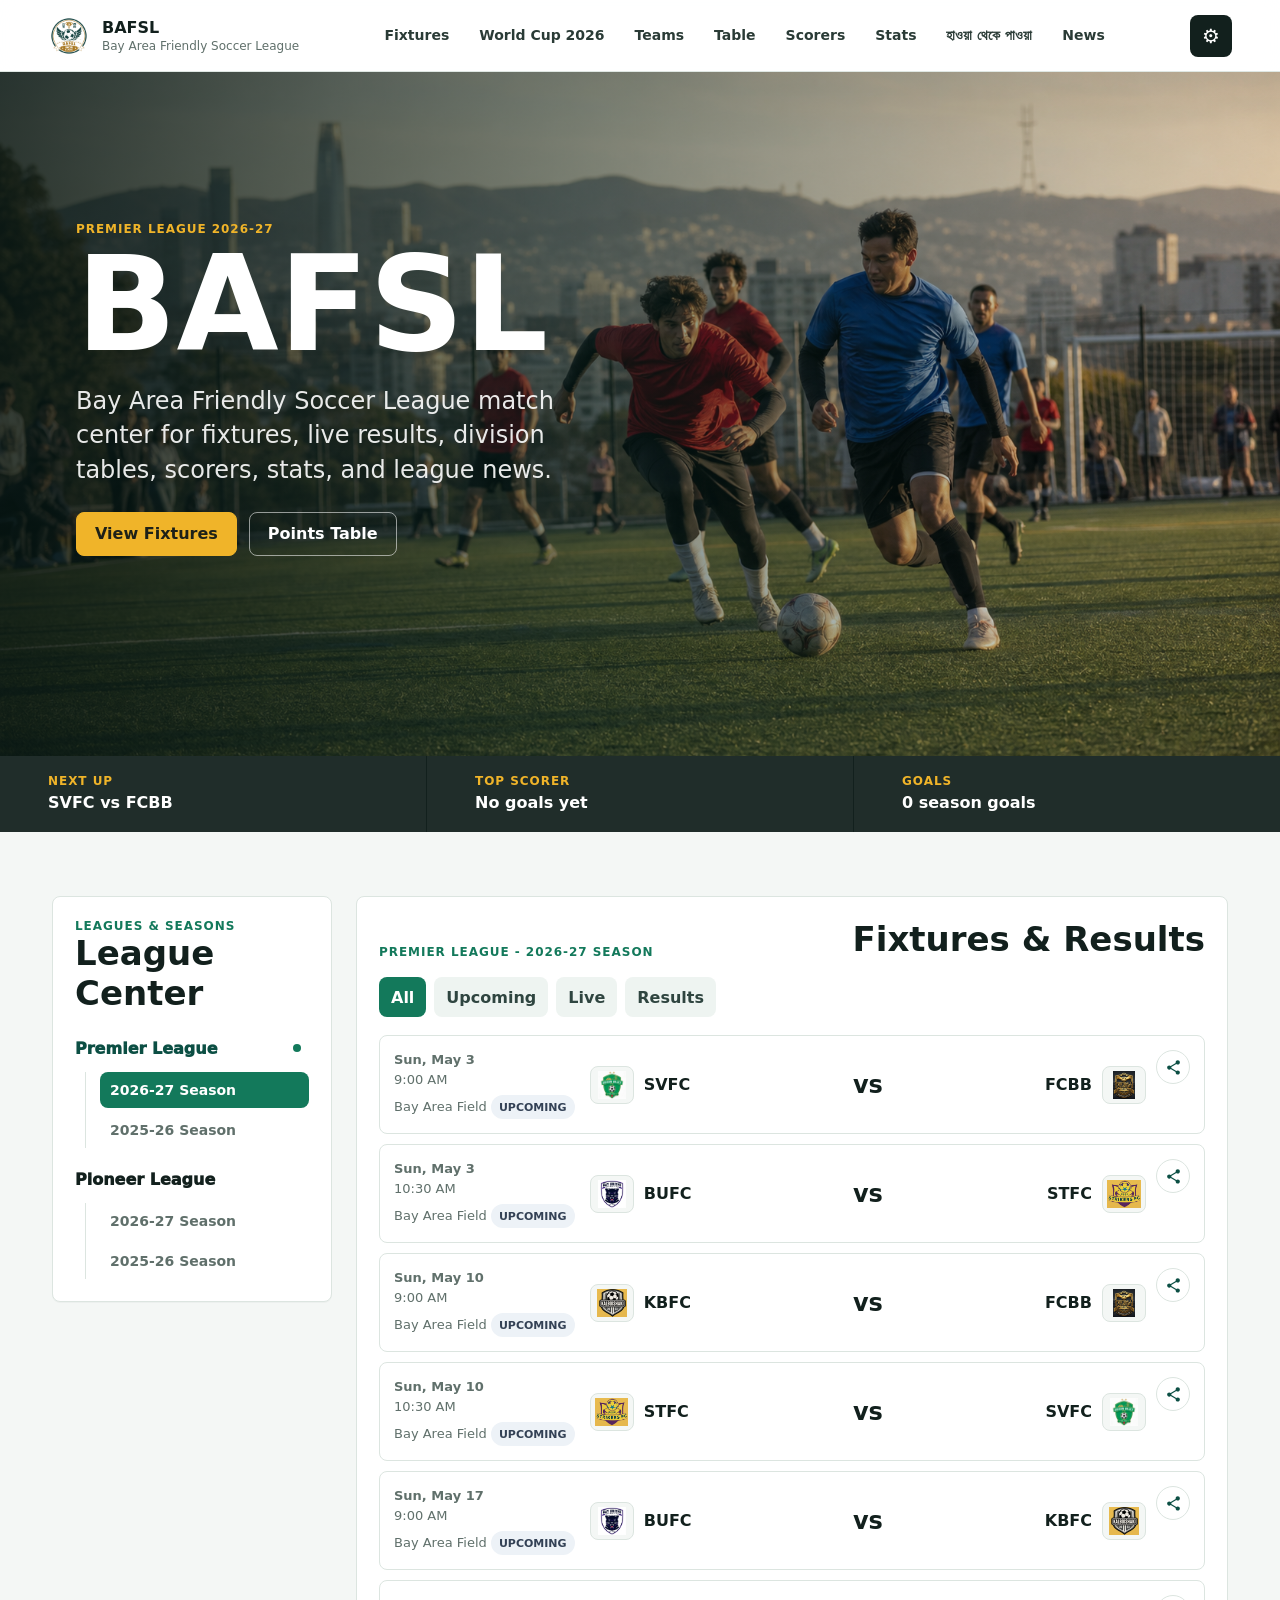
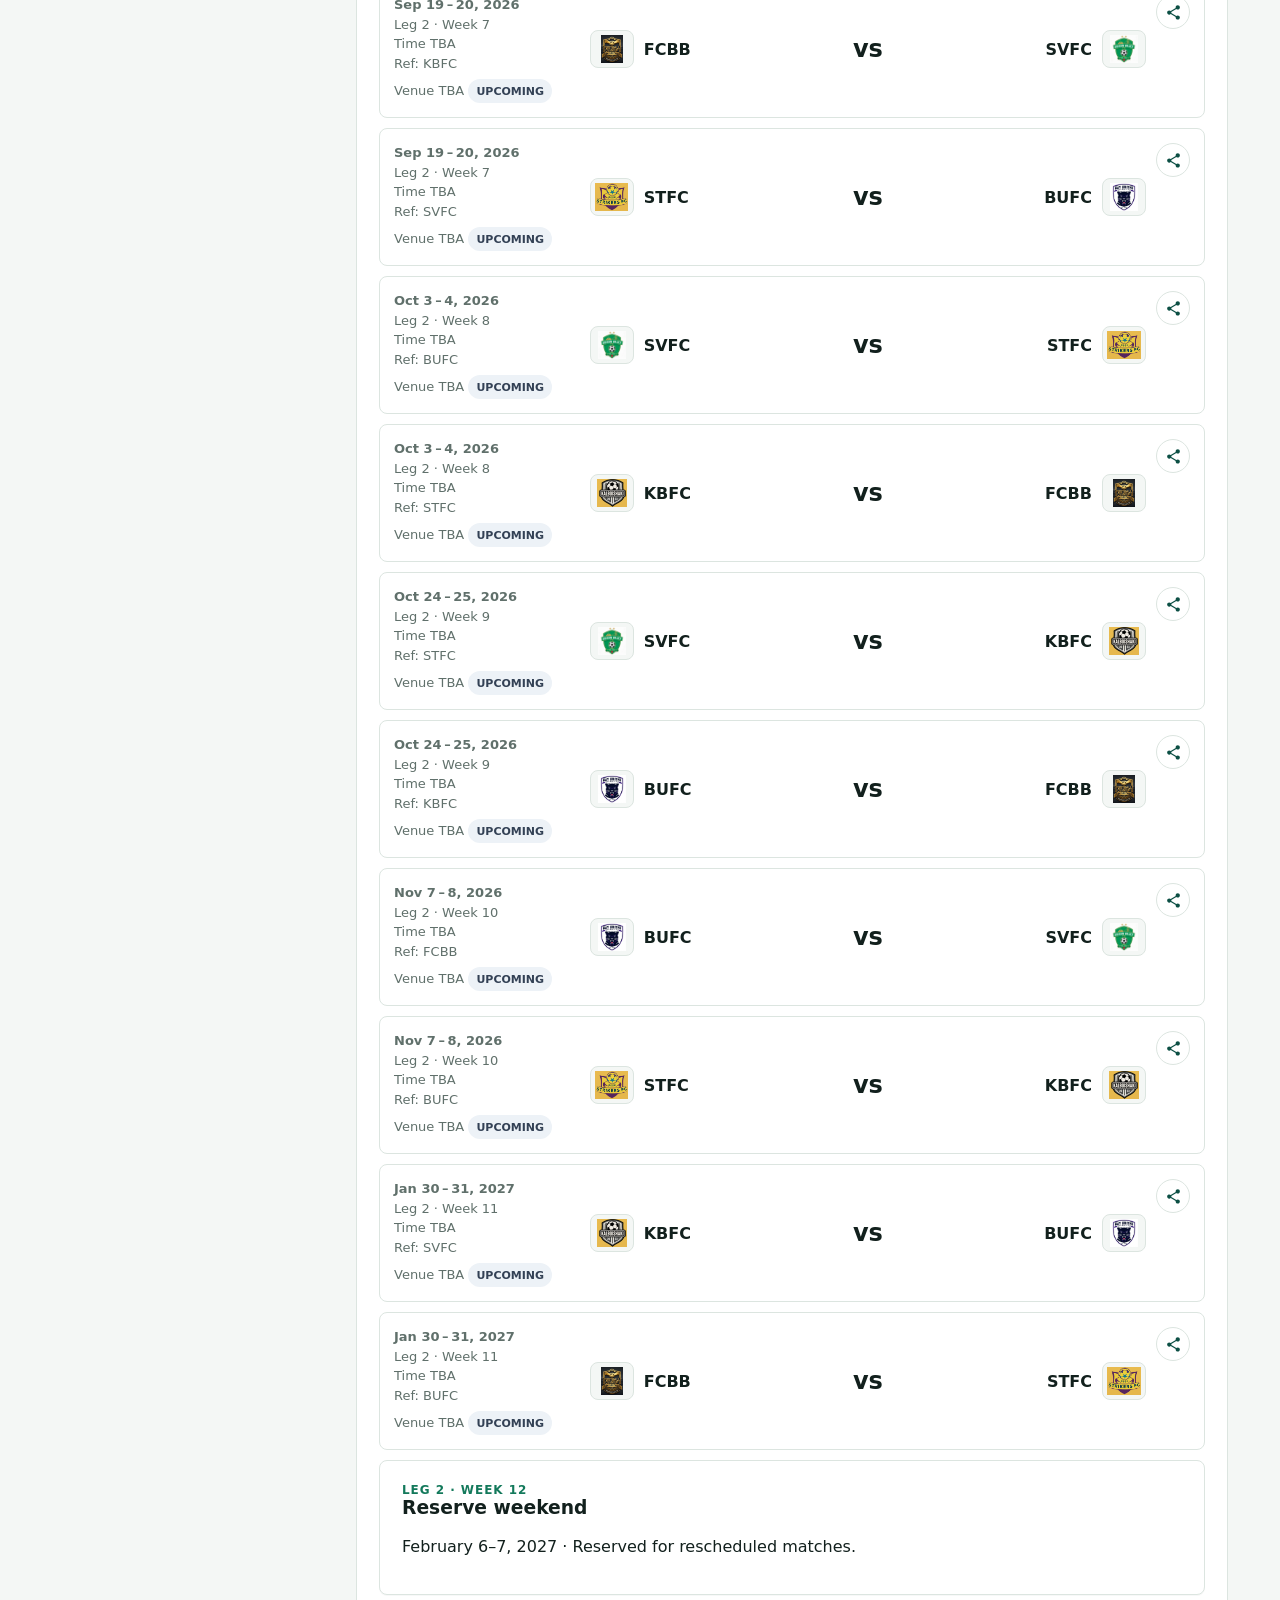
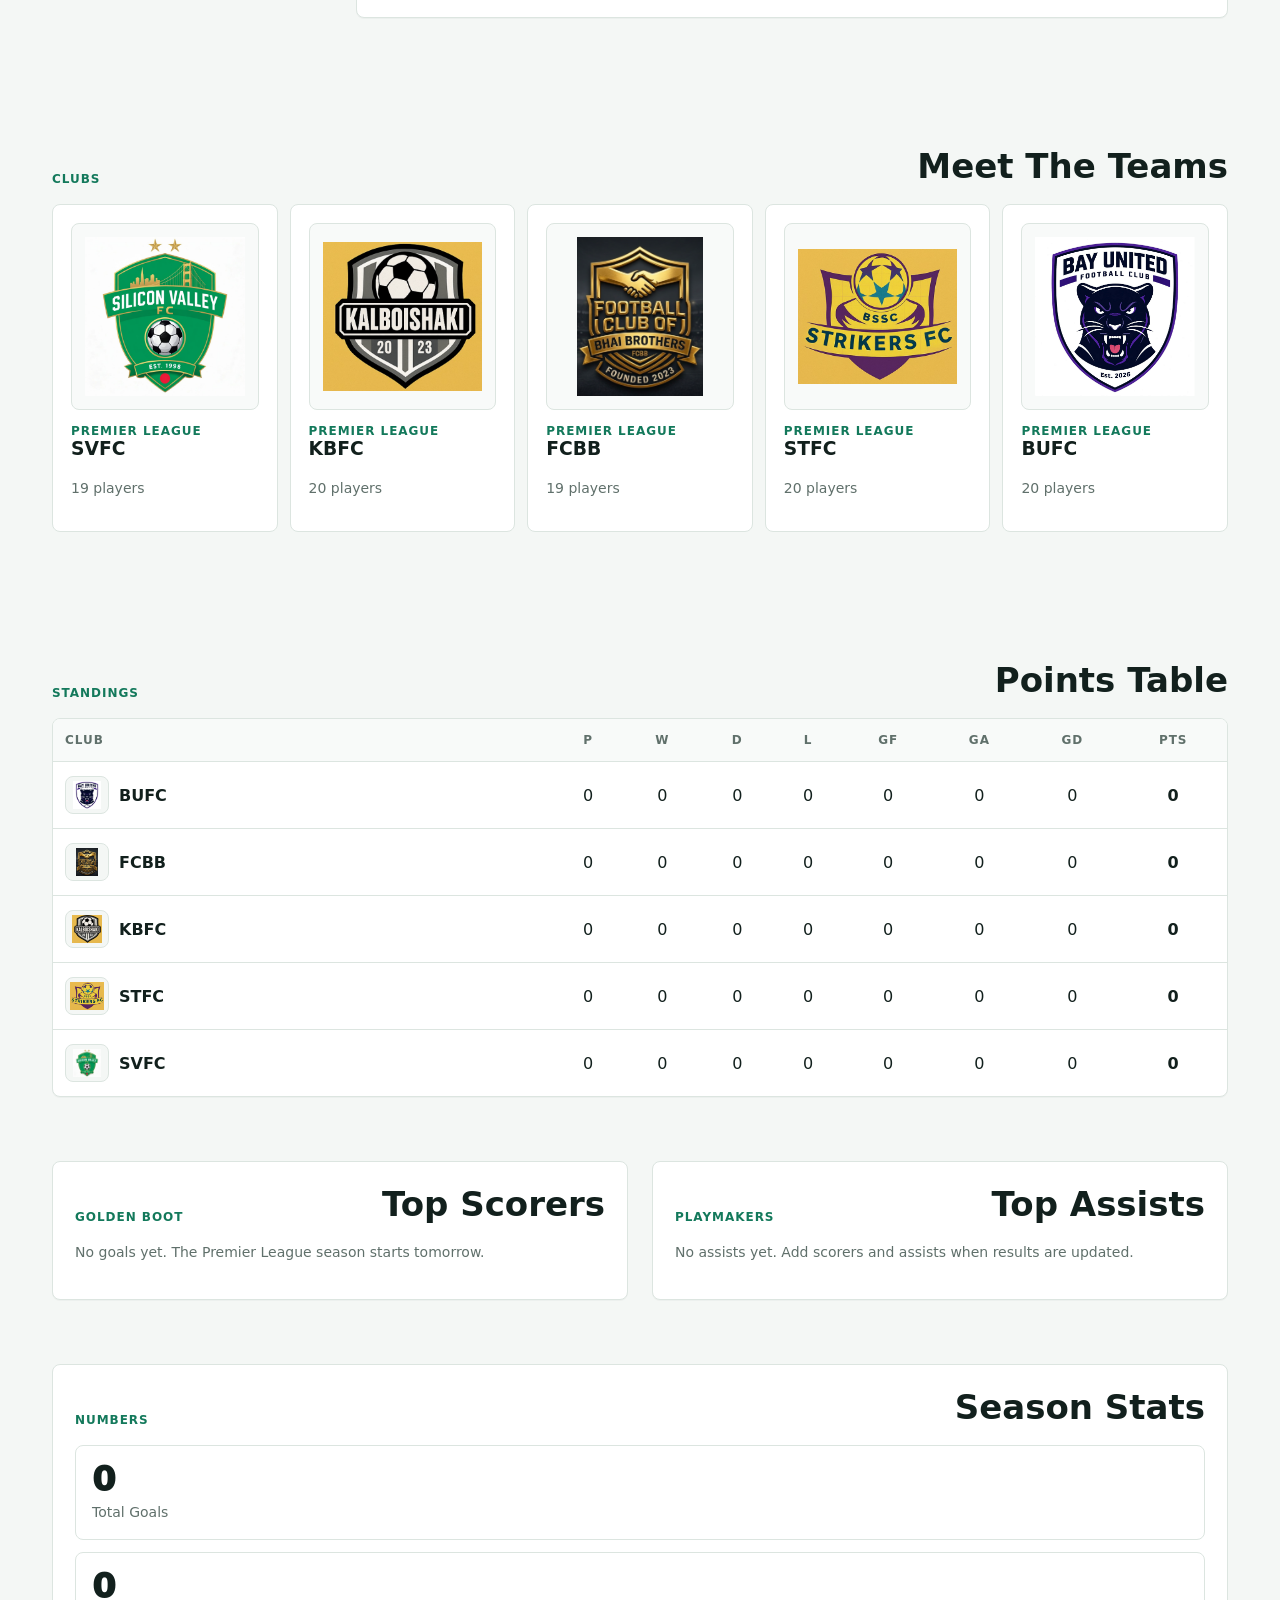
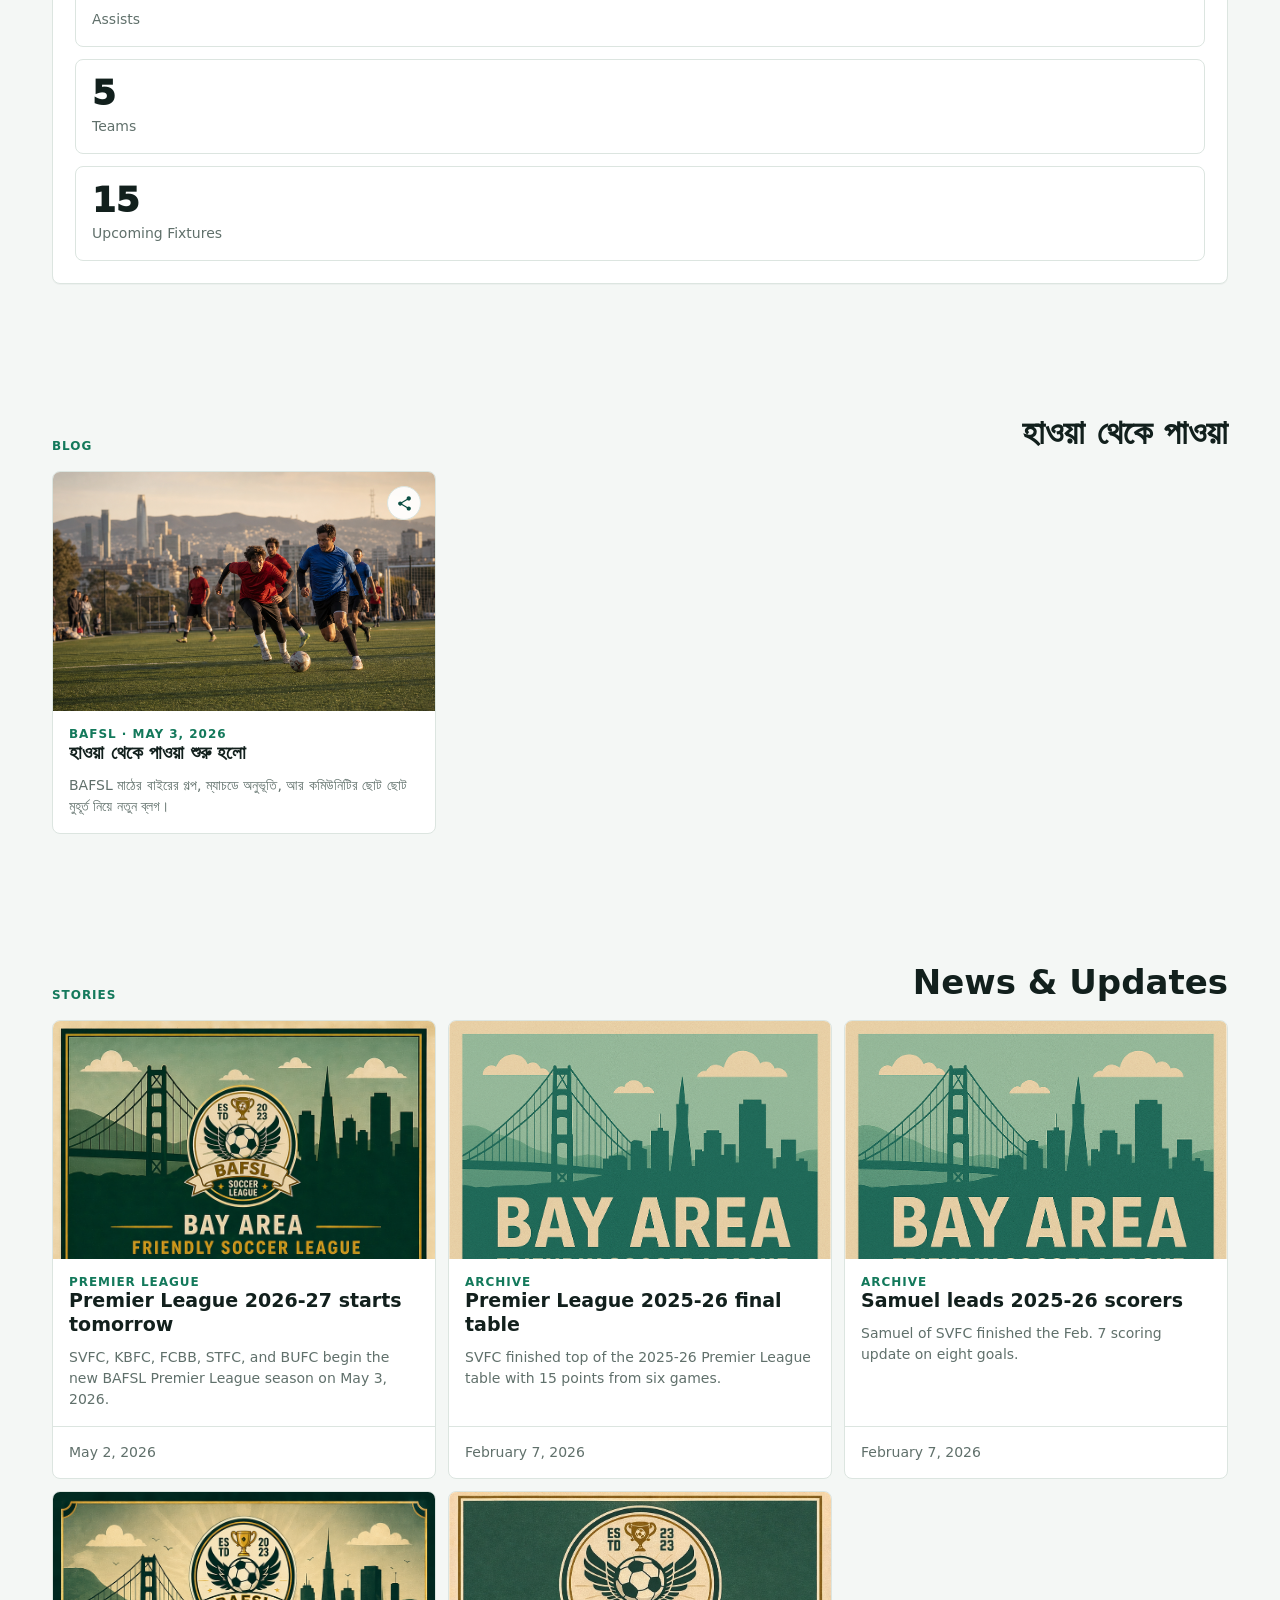
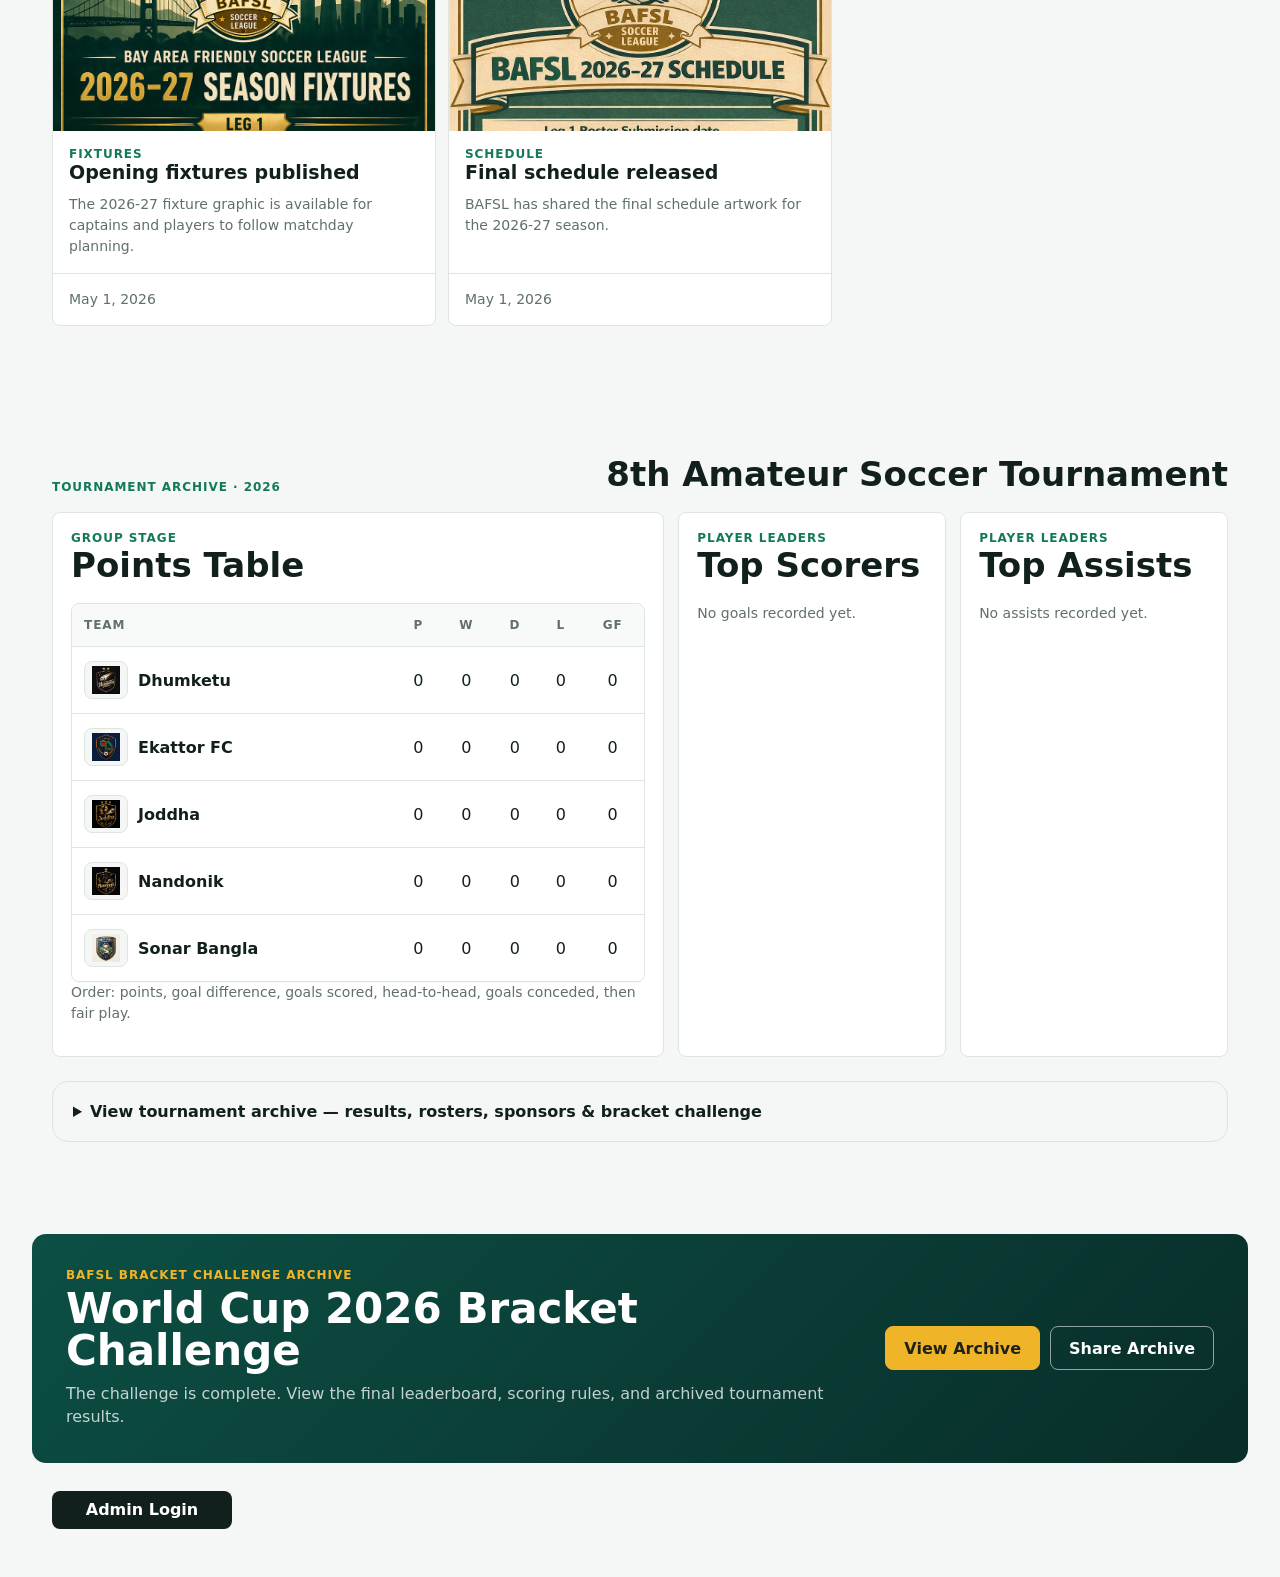
<file: index.html>
<!doctype html>
<html lang="en">
  <head>
    <meta charset="UTF-8" />
    <meta name="viewport" content="width=device-width, initial-scale=1.0" />
    <title>BAFSL | Bay Area Friendly Soccer League</title>
    <meta name="description" content="Follow BAFSL with current fixtures, match results, points tables, top scorers, assists, team rosters, Bay Area league stories, and tournament archives." />
    <meta property="og:type" content="website" />
    <meta property="og:site_name" content="BAFSL" />
    <meta property="og:title" content="BAFSL - Bay Area Friendly Soccer League" />
    <meta property="og:description" content="The home for BAFSL fixtures, scores, tables, scorers, assists, team rosters, league stories, and tournament archives." />
    <meta property="og:url" content="https://bafsl.com/" />
    <meta property="og:image" content="https://bafsl.com/assets/bafsl-hero.png" />
    <meta property="og:image:secure_url" content="https://bafsl.com/assets/bafsl-hero.png" />
    <meta property="og:image:type" content="image/png" />
    <meta property="og:image:width" content="1672" />
    <meta property="og:image:height" content="941" />
    <meta property="og:image:alt" content="Bay Area Friendly Soccer League match action" />
    <meta name="twitter:card" content="summary_large_image" />
    <meta name="twitter:title" content="BAFSL - Bay Area Friendly Soccer League" />
    <meta name="twitter:description" content="Fixtures, scores, tables, scorers, assists, team rosters, league stories, and tournament archives." />
    <meta name="twitter:image" content="https://bafsl.com/assets/bafsl-hero.png" />
    <link rel="icon" type="image/png" sizes="32x32" href="assets/favicon-32.png" />
    <link rel="apple-touch-icon" sizes="180x180" href="assets/apple-touch-icon.png" />
    <link rel="stylesheet" href="styles.css" />
  </head>
  <body>
    <header class="site-header">
      <a class="brand" href="#top" aria-label="BAFSL home">
        <span class="brand-mark"><img src="assets/bafsl-logo.png" alt="" /></span>
        <span>
          <strong>BAFSL</strong>
          <small>Bay Area Friendly Soccer League</small>
        </span>
      </a>
      <nav class="main-nav" aria-label="Primary navigation">
        <a href="#fixtures">Fixtures</a>
        <a href="#world-cup">World Cup 2026</a>
        <a href="#teams">Teams</a>
        <a href="#table">Table</a>
        <a href="#scorers">Scorers</a>
        <a href="#stats">Stats</a>
        <a href="#blog">হাওয়া থেকে পাওয়া</a>
        <a href="#news">News</a>
      </nav>
      <button class="icon-button" id="adminOpen" type="button" aria-label="Open admin panel" title="Admin login">
        <span aria-hidden="true">⚙</span>
      </button>
    </header>

    <main id="top">
      <section class="hero" aria-label="BAFSL overview">
        <img src="assets/bafsl-hero.png" alt="Community soccer match at golden hour" />
        <div class="hero-overlay"></div>
        <div class="hero-content">
          <p class="league-tag">Premier League 2026-27</p>
          <h1>BAFSL</h1>
          <p class="hero-copy">Bay Area Friendly Soccer League match center for fixtures, live results, division tables, scorers, stats, and league news.</p>
          <div class="hero-actions">
            <a class="primary-action" href="#fixtures">View Fixtures</a>
            <a class="secondary-action" href="#table">Points Table</a>
          </div>
        </div>
      </section>

      <section class="ticker" aria-label="League highlights">
        <div>
          <span class="ticker-label">Next Up</span>
          <strong id="nextMatchText">Loading fixture</strong>
        </div>
        <div>
          <span class="ticker-label">Top Scorer</span>
          <strong id="topScorerText">Loading scorer</strong>
        </div>
        <div>
          <span class="ticker-label">Goals</span>
          <strong id="goalCountText">Loading goals</strong>
        </div>
      </section>

      <section class="content-shell team-page is-hidden" id="teamPage"></section>

      <section class="content-shell live-layout" id="fixtures">
        <aside class="sidebar">
          <div class="section-heading compact">
            <span>Leagues & Seasons</span>
            <h2>League Center</h2>
          </div>
          <div class="league-list" id="leagueTabs" role="tablist" aria-label="Leagues and seasons"></div>
          <div class="season-list is-hidden" id="seasonTabs" role="tablist" aria-label="Seasons"></div>
          <div class="division-list is-hidden" id="divisionTabs" role="tablist" aria-label="Divisions"></div>
        </aside>

        <section class="match-panel">
          <div class="section-heading">
            <span id="selectedDivisionLabel">Division</span>
            <h2>Fixtures & Results</h2>
          </div>
          <div class="match-filters" id="matchFilters" aria-label="Match filters">
            <button class="filter-button is-active" type="button" data-filter="all">All</button>
            <button class="filter-button" type="button" data-filter="upcoming">Upcoming</button>
            <button class="filter-button" type="button" data-filter="live">Live</button>
            <button class="filter-button" type="button" data-filter="completed">Results</button>
          </div>
          <div class="match-list" id="matchList"></div>
        </section>
      </section>

      <section class="content-shell" id="teams">
        <div class="section-heading">
          <span>Clubs</span>
          <h2>Meet The Teams</h2>
        </div>
        <div class="team-grid" id="teamGrid"></div>
      </section>

      <section class="content-shell table-layout" id="table">
        <div class="section-heading">
          <span>Standings</span>
          <h2>Points Table</h2>
        </div>
        <div class="table-wrap">
          <table>
            <thead>
              <tr>
                <th>Club</th>
                <th>P</th>
                <th>W</th>
                <th>D</th>
                <th>L</th>
                <th>GF</th>
                <th>GA</th>
                <th>GD</th>
                <th>Pts</th>
              </tr>
            </thead>
            <tbody id="standingsBody"></tbody>
          </table>
        </div>
      </section>

      <section class="content-shell stats-grid">
        <section id="scorers" class="panel">
          <div class="section-heading">
            <span>Golden Boot</span>
            <h2>Top Scorers</h2>
          </div>
          <div class="rank-list" id="scorerList"></div>
        </section>

        <section id="stats" class="panel">
          <div class="section-heading">
            <span>Playmakers</span>
            <h2>Top Assists</h2>
          </div>
          <div class="rank-list" id="assistList"></div>
        </section>
      </section>

      <section class="content-shell stats-grid">
        <section class="panel">
          <div class="section-heading">
            <span>Numbers</span>
            <h2>Season Stats</h2>
          </div>
          <div class="stat-cards" id="leagueStats"></div>
        </section>
      </section>

      <section class="content-shell" id="blog">
        <div class="section-heading">
          <span>Blog</span>
          <h2>হাওয়া থেকে পাওয়া</h2>
        </div>
        <div class="blog-grid" id="blogGrid"></div>
      </section>

      <section class="content-shell" id="news">
        <div class="section-heading">
          <span>Stories</span>
          <h2>News & Updates</h2>
        </div>
        <div class="news-grid" id="newsGrid"></div>
      </section>

      <section class="content-shell amateur-section" id="amateur-2026" aria-labelledby="amateurArchiveTitle">
        <div class="section-heading">
          <span>Tournament archive · 2026</span>
          <h2 id="amateurArchiveTitle">8th Amateur Soccer Tournament</h2>
        </div>
        <div class="amateur-group-stats">
          <section class="amateur-standings-card">
            <div class="section-heading compact">
              <span>Group stage</span>
              <h2>Points Table</h2>
            </div>
            <div class="table-wrap">
              <table>
                <thead><tr><th>Team</th><th>P</th><th>W</th><th>D</th><th>L</th><th>GF</th><th>GA</th><th>GD</th><th>Pts</th></tr></thead>
                <tbody id="amateurStandingsBody"></tbody>
              </table>
            </div>
            <p class="rank-meta">Order: points, goal difference, goals scored, head-to-head, goals conceded, then fair play.</p>
          </section>
          <section class="leaderboard-card">
            <div class="section-heading compact"><span>Player leaders</span><h2>Top Scorers</h2></div>
            <div id="amateurScorerList"></div>
          </section>
          <section class="leaderboard-card">
            <div class="section-heading compact"><span>Player leaders</span><h2>Top Assists</h2></div>
            <div id="amateurAssistList"></div>
          </section>
        </div>

        <details class="amateur-archive" id="amateurArchive">
          <summary>View tournament archive — results, rosters, sponsors &amp; bracket challenge</summary>
          <div class="amateur-archive-content">
        <div class="amateur-hero">
          <div>
            <span class="mini-label">8th Amateur Soccer Tournament</span>
            <h2>Tournament 2026</h2>
            <p>Archived schedules, rosters, sponsors, rules, and match results from the 8th Amateur Soccer Tournament 2026.</p>
            <div class="amateur-actions">
              <a class="primary-action" href="#amateur-schedule">View Schedule</a>
              <a class="secondary-action" href="#amateur-rosters">Team Rosters</a>
            </div>
          </div>
          <div class="amateur-quick-card">
            <span>Teams</span>
            <strong>5</strong>
            <small>Nandonik, Ekattor FC, Joddha, Sonar Bangla, Dhumketu</small>
          </div>
        </div>

        <section class="amateur-sponsors" aria-labelledby="amateurSponsorsTitle">
          <div class="amateur-sponsors-heading">
            <span>8th Amateur Soccer Tournament 2026</span>
            <h2 id="amateurSponsorsTitle">Thank You to Our Amazing Sponsors</h2>
          </div>

          <div class="sponsor-tier-layout">
            <section class="sponsor-tier-panel premium">
              <h3>Premium Sponsor</h3>
              <a class="sponsor-single-card sponsor-brand-card ulkasemi" href="https://ulkasemi.com/" target="_blank" rel="noopener noreferrer" aria-label="Visit ULKASEMI website">
                <img src="assets/amateur-2026/sponsors/ulkasemi.png" alt="ULKASEMI — We Are Integrating Your Ideas" />
              </a>
            </section>
            <section class="sponsor-tier-panel gold">
              <h3>Gold Sponsors</h3>
              <div class="sponsor-gold-row">
                <a class="sponsor-single-card sponsor-brand-card nabic" href="https://nabic.org/" target="_blank" rel="noopener noreferrer" aria-label="Visit NABIC website"><img src="assets/amateur-2026/sponsors/nabic.png" alt="NABIC logo" /></a>
                <article class="sponsor-single-card sponsor-contact-card"><span><strong>Mohammad Zaman</strong><small>Realtor® / Broker Associate</small><b>408.469.3339</b><em>mohammad@calcoastmtg.com</em></span></article>
                <a class="sponsor-single-card sponsor-brand-card zoober" href="https://zooberpay.com/" target="_blank" rel="noopener noreferrer" aria-label="Visit Zoober Pay website"><img src="assets/amateur-2026/sponsors/zoober-pay-logo.png" alt="Zoober Pay logo" /></a>
                <article class="sponsor-single-card sponsor-contact-card"><span><strong>Tasrina Zaman</strong><small>Real Estate Professional</small><b>510.640.7333</b></span></article>
                <article class="sponsor-single-card sponsor-brand-card karim-family"><img src="assets/amateur-2026/sponsors/karim-family.jpeg" alt="Karim Family Trust logo" /></article>
                <article class="sponsor-single-card sponsor-brand-card bangla-bazar"><img src="assets/amateur-2026/sponsors/bangla-bazar.png" alt="Bangla Bazar Grocery and Restaurant logo" /></article>
              </div>
            </section>
          </div>
        </section>

        <div class="amateur-teams" aria-label="Tournament teams">
          <article>
            <img src="assets/amateur-2026/logo-nandonik.png" alt="" />
            <strong>Nandonik</strong><small>Owner: Tonmoy</small>
          </article>
          <article>
            <img src="assets/amateur-2026/logo-ekattor.png" alt="" />
            <strong>Ekattor FC</strong><small>Owner: Pablo</small>
          </article>
          <article>
            <img src="assets/amateur-2026/logo-joddha.png" alt="" />
            <strong>Joddha</strong><small>Owner: Sunny</small>
          </article>
          <article>
            <img src="assets/amateur-2026/logo-sonar-bangla.png" alt="" />
            <strong>Sonar Bangla</strong><small>Owner: Toufiq</small>
          </article>
          <article>
            <img src="assets/amateur-2026/logo-dhumketu.png" alt="" />
            <strong>Dhumketu</strong><small>Owner: Mazhar</small>
          </article>
        </div>

        <div class="section-heading amateur-subhead" id="amateur-schedule">
          <span>Match schedule</span>
          <h2>Group Stage, Semi-finals & Final</h2>
        </div>
        <div class="amateur-schedule-grid">
          <article class="amateur-schedule-card is-group">
            <h3>Group Stage Games</h3>
            <div class="amateur-public-match-list" id="amateurPublicMatchList">
            <div class="amateur-match">
              <span>Day 1 - Aug 8</span>
              <strong>Game 1: Nandonik (A) vs Ekattor FC (B)</strong>
              <small>6:30pm - 8:10pm at FO</small>
            </div>
            <div class="amateur-match">
              <span>Day 1 - Aug 8</span>
              <strong>Game 2: Joddha (C) vs Sonar Bangla (D)</strong>
              <small>8:15pm - 10:00pm at FO</small>
            </div>
            <div class="amateur-match">
              <span>Day 2 - Aug 9</span>
              <strong>Game 3: Ekattor FC (B) vs Joddha (C)</strong>
              <small>6:30pm - 8:10pm at Shoreline</small>
            </div>
            <div class="amateur-match">
              <span>Day 2 - Aug 9</span>
              <strong>Game 4: Sonar Bangla (D) vs Dhumketu (E)</strong>
              <small>8:15pm - 10:00pm at Shoreline</small>
            </div>
            <div class="amateur-match">
              <span>Day 3 - Aug 15</span>
              <strong>Game 5: Dhumketu (E) vs Nandonik (A)</strong>
              <small>7:00am - 9:00am at FO / Shoreline / Crittenden</small>
            </div>
            </div>
            <p class="amateur-note">Only one team is eliminated after the group stage.</p>
          </article>

          <article class="amateur-schedule-card is-semifinals">
            <h3>Semi-finals</h3>
            <div class="amateur-public-match-list" id="amateurPublicSemiFinalList"></div>
          </article>

          <article class="amateur-schedule-card is-final">
            <h3>Final</h3>
            <div class="amateur-public-match-list" id="amateurPublicFinalList"></div>
          </article>
        </div>

        <div class="amateur-guide-grid">
          <article class="amateur-guide-card">
            <h3>Team Ranking</h3>
            <ul>
              <li>Win: 3 points</li>
              <li>Draw: 1 point</li>
              <li>Top four teams qualify for the semi-finals.</li>
            </ul>
          </article>
          <article class="amateur-guide-card">
            <h3>Tie-breaker Order</h3>
            <ol>
              <li>Goal difference</li>
              <li>Total goals scored</li>
              <li>Head-to-head record</li>
              <li>Total goals conceded</li>
              <li>Fair play points</li>
              <li>Penalty shootout before the next scheduled game day</li>
            </ol>
          </article>
          <article class="amateur-guide-card">
            <h3>Matchday Guide</h3>
            <ul>
              <li>Playing teams are responsible for field setup and cleanup.</li>
              <li>The alphabetically first team sets up; the opponent returns posts to storage.</li>
              <li>Teams should bring their own water, Gatorade, and banana.</li>
              <li>Only submitted roster players may play. Failure may result in a -1 point penalty.</li>
            </ul>
          </article>
        </div>

        <div class="section-heading amateur-subhead" id="amateur-rosters">
          <span>Team roster</span>
          <h2>Registered Players</h2>
        </div>
        <div class="amateur-roster-grid">
          <article class="amateur-roster-card">
            <h3>Dhumketu <span>17 players</span></h3>
            <ol>
              <li>Mazhar Islam</li><li>Aman Singh</li><li>Sayedul Aman</li><li>Rayyan Talukdar</li><li>Rumi Karim</li><li>Hanzalah Kaif</li><li>S M Faisal</li><li>Hassan Abdallah</li><li>Abu Bakar Siddik</li><li>Shouman Das</li><li>Syed Quadri</li><li>Rifat Sheikh</li><li>Anwar Hakim Tamim</li><li>Tahmid Mahbub</li><li>Rashidul Hasan</li><li>Shah MD Maruf</li><li>Aungkan Sen</li>
            </ol>
          </article>
          <article class="amateur-roster-card">
            <h3>Joddha <span>17 players</span></h3>
            <ol>
              <li>Jawad Bappy</li><li>Zashim Uddin</li><li>Md Abdullah Hil Baky</li><li>Tamim Addari</li><li>Ankur</li><li>Shaikh Nazrul Islam</li><li>Ahsan Arefin</li><li>Zahid</li><li>Sirat Samyoun</li><li>Sagor Ahmed</li><li>Abu Md Niamul Taufique</li><li>Rahamin Hossain</li><li>Rijyhe Sarker</li><li>Rafi Hassan</li><li>Tahmid U</li><li>Sayem M Albhee</li><li>Sanjay Debnath</li>
            </ol>
          </article>
          <article class="amateur-roster-card">
            <h3>Nandonik <span>17 players</span></h3>
            <ol>
              <li>Arka Biswas</li><li>Ishraq Khandaker</li><li>Md Athikul Islam</li><li>Irshad Yasin</li><li>Shafkat Khondker</li><li>Shahbaz Mohammad</li><li>Ayman Islam</li><li>Zoheb Amin</li><li>Tanvir Chowdhury</li><li>Samuel</li><li>Raihan Tarafdar</li><li>Atiq Islam</li><li>Amin Tonmoy</li><li>Subir</li><li>Abrar Jahin</li><li>Md Nurul Huda</li><li>Samin Abrar</li>
            </ol>
          </article>
          <article class="amateur-roster-card">
            <h3>Ekattor FC <span>17 players</span></h3>
            <ol>
              <li>Sahib Kunwar</li><li>Muttakin Nurul Muttakin</li><li>Paul Sandipan</li><li>Salman Sakib</li><li>Shakil Khan Ahmed</li><li>Masrur Hossain</li><li>Moayad Fahim</li><li>Nafis Mustakin</li><li>Tanjeem Aasan</li><li>Anik Afibuzzaman</li><li>Fahim Karim</li><li>Md Opu</li><li>Pablo Barua</li><li>Habibur Rahman</li><li>Syed Monowar Hossain</li><li>Ahmed Rahid</li><li>Imran</li>
            </ol>
          </article>
          <article class="amateur-roster-card">
            <h3>Sonar Bangla <span>18 players</span></h3>
            <ol>
              <li>Muhammad Shayan Nafees</li><li>Mushfiq Rashid</li><li>Md Sadman Rafi</li><li>Mir Ali</li><li>Toufiq</li><li>Rivan Rashid</li><li>Adiyat Ahsan</li><li>Sabiq Khan</li><li>Qamrul Hasan</li><li>Muhammad Ali</li><li>Tanzir Ahmed</li><li>Ahmed Takaddus</li><li>Adit Shayan Farshid</li><li>Hassan Ratib</li><li>Mohammad Rashid</li><li>Shaman Murshed</li><li>Uzzal Mostofa Patwary</li><li>Mejbah Alam</li>
            </ol>
          </article>
        </div>

        <div class="amateur-poster-grid">
          <a href="assets/amateur-2026/schedule.png">
            <img src="assets/amateur-2026/schedule.png" alt="8th Amateur Soccer Tournament 2026 match schedule and rules poster" />
            <span>Open full schedule poster</span>
          </a>
          <a href="assets/amateur-2026/team-roster.png">
            <img src="assets/amateur-2026/team-roster.png" alt="8th Amateur Soccer Tournament 2026 team roster poster" />
            <span>Open full roster poster</span>
          </a>
        </div>

        <div class="amateur-challenge" id="amateurChallenge">
          <div class="amateur-challenge-teaser">
            <div>
              <span class="mini-label">Prediction Challenge</span>
              <h2>Amateur 2026 Bracket Challenge</h2>
              <p>Entries are closed. Browse the archived prediction leaderboard and scoring rules.</p>
            </div>
            <div class="world-cup-teaser-actions">
              <button class="primary-action" id="amateurChallengeToggle" type="button" aria-expanded="false" aria-controls="amateurChallengeDetails">View Challenge Archive</button>
              <button class="secondary-action" id="amateurChallengeShare" type="button">Share Archive</button>
            </div>
          </div>

          <div class="world-cup-challenge-details is-hidden" id="amateurChallengeDetails">
            <div class="world-cup-tabs" role="tablist" aria-label="Amateur tournament challenge">
              <button class="world-cup-tab" type="button" data-amateur-view="picks">Archived Bracket</button>
              <button class="world-cup-tab is-active" type="button" data-amateur-view="leaderboard">Leaderboard</button>
              <button class="world-cup-tab" type="button" data-amateur-view="rules">Scoring</button>
            </div>

            <section class="world-cup-view is-hidden" data-amateur-panel="picks">
              <form id="amateurPredictionForm">
                <div id="amateurBracket"></div>
                <div class="world-cup-entry" hidden>
                  <div class="form-row">
                    <label>
                      Your Name
                      <input name="name" maxlength="80" autocomplete="name" required />
                    </label>
                    <label>
                      Email Address
                      <input name="email" type="email" maxlength="160" autocomplete="email" required />
                    </label>
                  </div>
                  <label class="checkbox-row">
                    <input name="consent" type="checkbox" required />
                    I agree that my name can appear on the public leaderboard. My email stays private.
                  </label>
                  <button class="primary-action full" type="submit">Submit My Prediction</button>
                  <button class="secondary-form-action full is-hidden" id="amateurDownloadPdf" type="button">Download My Prediction PDF</button>
                  <p class="form-message" id="amateurFormMessage" role="status"></p>
                </div>
              </form>
            </section>

            <section class="world-cup-view" data-amateur-panel="leaderboard">
              <div class="world-cup-leaderboard-head">
                <div>
                  <span class="mini-label">Archived standings</span>
                  <h3>Prediction Leaderboard</h3>
                </div>
                <button class="secondary-form-action world-cup-refresh" id="amateurRefresh" type="button">Refresh</button>
              </div>
              <div class="world-cup-leaderboard" id="amateurLeaderboard"></div>
            </section>

            <section class="world-cup-view is-hidden" data-amateur-panel="rules">
              <div class="world-cup-rules" id="amateurRules"></div>
            </section>
          </div>
        </div>
          </div>
        </details>
      </section>

      <section class="content-shell world-cup-section" id="world-cup">
        <div class="world-cup-teaser">
          <div>
            <span class="mini-label">BAFSL Bracket Challenge Archive</span>
            <h2>World Cup 2026 Bracket Challenge</h2>
            <p>The challenge is complete. View the final leaderboard, scoring rules, and archived tournament results.</p>
          </div>
          <div class="world-cup-teaser-actions">
            <button class="primary-action" id="worldCupToggle" type="button" aria-expanded="false" aria-controls="worldCupChallengeDetails">View Archive</button>
            <button class="secondary-action" id="worldCupShare" type="button">Share Archive</button>
          </div>
        </div>

        <div class="world-cup-challenge-details is-hidden" id="worldCupChallengeDetails">
          <div class="world-cup-intro">
            <div>
              <span class="mini-label">Completed challenge</span>
              <h2>World Cup 2026 Archive</h2>
              <p>The BAFSL bracket challenge is preserved here with the leaderboard, scoring system, sample PDF, and recorded tournament results.</p>
            </div>
            <div class="world-cup-countdown">
              <strong id="worldCupEntryCount">0</strong>
              <span>brackets entered</span>
            </div>
          </div>

          <div class="world-cup-tabs" role="tablist" aria-label="World Cup challenge">
            <button class="world-cup-tab is-active" type="button" data-world-cup-view="bracket">Archive</button>
            <button class="world-cup-tab" type="button" data-world-cup-view="leaderboard">Leaderboard</button>
            <button class="world-cup-tab" type="button" data-world-cup-view="rules">Scoring</button>
          </div>

          <section class="world-cup-view" data-world-cup-panel="bracket">
            <form id="worldCupPredictionForm">
              <div class="world-cup-step" id="worldCupBracket"></div>
              <div class="world-cup-entry">
                <div class="form-row">
                  <label>
                    Your Name
                    <input name="name" maxlength="80" autocomplete="name" required />
                  </label>
                  <label>
                    Email Address
                    <input name="email" type="email" maxlength="160" autocomplete="email" required />
                  </label>
                </div>
                <label class="checkbox-row">
                  <input name="consent" type="checkbox" required />
                  I agree that my name can appear on the public leaderboard. My email stays private.
                </label>
                <button class="primary-action full" type="submit">Submit My Bracket</button>
                <button class="secondary-form-action full is-hidden" id="worldCupDownloadPdf" type="button">Download My Prediction PDF</button>
                <p class="form-message" id="worldCupFormMessage" role="status"></p>
              </div>
            </form>
          </section>

          <section class="world-cup-view is-hidden" data-world-cup-panel="leaderboard">
            <div class="world-cup-leaderboard-head">
              <div>
                <span class="mini-label">Live standings</span>
                <h3>Prediction Leaderboard</h3>
              </div>
              <button class="secondary-form-action world-cup-refresh" id="worldCupRefresh" type="button">Refresh</button>
            </div>
            <div class="world-cup-leaderboard" id="worldCupLeaderboard"></div>
          </section>

          <section class="world-cup-view is-hidden" data-world-cup-panel="rules">
            <div class="world-cup-rules" id="worldCupRules"></div>
          </section>
        </div>
      </section>

      <section class="admin-strip">
        <button class="text-button" id="adminOpenSecondary" type="button">Admin Login</button>
      </section>
    </main>

    <dialog class="admin-dialog" id="adminDialog" aria-labelledby="adminTitle">
      <div class="dialog-bar">
        <div>
          <span class="mini-label">League Office</span>
          <h2 id="adminTitle">Admin Panel</h2>
        </div>
        <button class="icon-button" id="adminClose" type="button" aria-label="Close admin panel" title="Close">
          <span aria-hidden="true">×</span>
        </button>
      </div>

      <form class="login-box" id="loginForm">
        <label>
          Username
          <input name="username" autocomplete="username" required />
        </label>
        <label>
          Password
          <input name="password" type="password" autocomplete="current-password" required />
        </label>
        <button class="primary-action full" type="submit">Sign In</button>
        <p class="form-message" id="loginMessage" role="status"></p>
      </form>

      <div class="admin-workspace is-hidden" id="adminWorkspace">
        <div class="admin-tabs" role="tablist" aria-label="Admin tools">
          <button class="admin-tab is-active" type="button" data-admin-view="scores">Game Scores</button>
          <button class="admin-tab" type="button" data-admin-view="fixtures">Fixtures</button>
          <button class="admin-tab" type="button" data-admin-view="teams">Teams</button>
          <button class="admin-tab" type="button" data-admin-view="amateur">Amateur 2026</button>
          <button class="admin-tab" type="button" data-admin-view="world-cup">World Cup</button>
          <button class="admin-tab" type="button" data-admin-view="blog">হাওয়া থেকে পাওয়া</button>
          <button class="admin-tab" type="button" data-admin-view="stories">Stories</button>
        </div>

        <section class="admin-view" data-view="scores">
          <form id="scoreForm" class="admin-form">
            <label>
              Match
              <select name="matchId" id="scoreMatchSelect"></select>
            </label>
            <div class="form-row">
              <label>
                Home Score
                <input name="homeScore" type="number" min="0" />
              </label>
              <label>
                Away Score
                <input name="awayScore" type="number" min="0" />
              </label>
            </div>
            <label>
              Status
              <select name="status">
                <option value="upcoming">Upcoming</option>
                <option value="live">Live</option>
                <option value="completed">Completed</option>
              </select>
            </label>
            <label>
              Goals, Assists & Cards
              <textarea name="events" rows="5" placeholder="One event per line: Type, Team, Player, Assist&#10;Examples:&#10;goal, SVFC, Samuel, Kevin&#10;yellow, KBFC, Fahim&#10;red, FCBB, Sirat"></textarea>
            </label>
            <button class="primary-action full" type="submit">Update Score</button>
          </form>
        </section>

        <section class="admin-view is-hidden" data-view="fixtures">
          <form id="fixtureForm" class="admin-form">
            <label>
              Fixture
              <select name="fixtureId" id="fixtureSelect"></select>
            </label>
            <div class="form-row">
              <label>
                Division
                <select name="division" id="fixtureDivision"></select>
              </label>
              <label>
                Date
                <input name="date" type="date" required />
              </label>
            </div>
            <div class="form-row">
              <label>
                Time
                <input name="time" type="time" />
              </label>
              <label>
                Venue
                <input name="venue" />
              </label>
            </div>
            <div class="form-row">
              <label>
                Home Team
                <select name="home" id="fixtureHome" required></select>
              </label>
              <label>
                Away Team
                <select name="away" id="fixtureAway" required></select>
              </label>
            </div>
            <p class="admin-hint" id="fixtureTeamHint" role="status"></p>
            <details>
              <summary>Add a team to this league and season</summary>
              <div class="form-row">
                <label>Team Name<input id="fixtureTeamName" /></label>
                <label>Short Name<input id="fixtureTeamShortName" maxlength="5" /></label>
              </div>
              <button class="secondary-form-action" id="fixtureAddTeam" type="button">Add Team</button>
              <p class="admin-hint" id="fixtureTeamMessage" role="status"></p>
            </details>
            <div class="form-row">
              <button class="secondary-form-action" id="newFixtureButton" type="button">New Fixture</button>
              <button class="danger-action" id="deleteFixtureButton" type="button">Remove Fixture</button>
              <button class="primary-action full" id="fixtureSubmit" type="submit">Save Fixture</button>
            </div>
          </form>
        </section>

        <section class="admin-view is-hidden" data-view="teams">
          <form id="teamForm" class="admin-form">
            <div class="form-row two-column">
              <label>
                Division
                <select name="division" id="teamDivision"></select>
              </label>
              <label>
                Team Name
                <input name="name" required />
              </label>
              <label>
                Short Name
                <input name="shortName" maxlength="5" required />
              </label>
            </div>
            <button class="primary-action full" type="submit">Add Team</button>
          </form>
        </section>

        <section class="admin-view is-hidden" data-view="world-cup">
          <div class="world-cup-admin-predictions">
            <div class="world-cup-leaderboard-head">
              <div>
                <span class="mini-label">Private admin view</span>
                <h3>Submitted Predictions</h3>
              </div>
              <button class="secondary-form-action world-cup-refresh" id="worldCupAdminRefresh" type="button">Refresh</button>
            </div>
            <label>
              Participant
              <select id="worldCupPredictionSelect">
                <option value="">No predictions loaded</option>
              </select>
            </label>
            <div class="world-cup-admin-prediction-detail" id="worldCupPredictionDetail">
              <p class="rank-meta">Choose a participant to see their complete prediction.</p>
            </div>
            <button class="danger-action full" id="worldCupDeletePrediction" type="button" disabled>Delete Selected Entry</button>
          </div>

          <div class="world-cup-admin-results">
            <span class="mini-label">Tournament progress</span>
            <h3>Actual Results</h3>
          </div>
          <form id="worldCupResultForm" class="admin-form">
            <label>
              Result Category
              <select name="stage" id="worldCupResultStage"></select>
            </label>
            <p class="admin-hint" id="worldCupResultHint"></p>
            <div class="world-cup-admin-teams" id="worldCupResultTeams"></div>
            <button class="primary-action full" type="submit">Save Actual Results</button>
          </form>
          <div class="world-cup-admin-summary" id="worldCupAdminSummary"></div>
        </section>

        <section class="admin-view is-hidden" data-view="amateur">
          <div class="world-cup-admin-results">
            <span class="mini-label">Amateur match center</span>
            <h3>Group Stage Game Results</h3>
          </div>
          <form id="amateurMatchResultForm" class="admin-form">
            <label>
              Match
              <select name="matchId" id="amateurMatchResultSelect"></select>
            </label>
            <div class="form-row">
              <label>Home Score<input name="homeScore" type="number" min="0" /></label>
              <label>Away Score<input name="awayScore" type="number" min="0" /></label>
            </div>
            <label>
              Status
              <select name="status">
                <option value="upcoming">Upcoming</option>
                <option value="live">Live</option>
                <option value="completed">Completed</option>
              </select>
            </label>
            <label>
              Goals, Assists & Cards
              <textarea name="events" rows="6" placeholder="One event per line: Type, Team, Player, Assist&#10;Examples:&#10;goal, Nandonik, Samuel, Atiq Islam&#10;yellow, Ekattor FC, Player Name&#10;red, Joddha, Player Name"></textarea>
            </label>
            <button class="primary-action full" type="submit">Update Match</button>
          </form>
          <p class="admin-hint">Use goal, yellow, or red followed by team and player. Add the assist as the fourth value for goals.</p>

          <div class="world-cup-admin-predictions">
            <div class="world-cup-leaderboard-head">
              <div>
                <span class="mini-label">Private admin view</span>
                <h3>Amateur Predictions</h3>
              </div>
              <button class="secondary-form-action world-cup-refresh" id="amateurAdminRefresh" type="button">Refresh</button>
            </div>
            <label>
              Participant
              <select id="amateurPredictionSelect">
                <option value="">No predictions loaded</option>
              </select>
            </label>
            <div class="world-cup-admin-prediction-detail" id="amateurPredictionDetail">
              <p class="rank-meta">Choose a participant to see their complete prediction.</p>
            </div>
            <button class="danger-action full" id="amateurDeletePrediction" type="button" disabled>Delete Selected Entry</button>
          </div>

          <div class="world-cup-admin-results">
            <span class="mini-label">Tournament progress</span>
            <h3>Bracket Challenge Results</h3>
          </div>
          <form id="amateurResultForm" class="admin-form">
            <div id="amateurResultInputs"></div>
            <button class="primary-action full" type="submit">Save Amateur Results</button>
          </form>
          <p class="admin-hint" id="amateurResultHint"></p>
        </section>

        <section class="admin-view is-hidden" data-view="blog">
          <form id="blogForm" class="admin-form">
            <label>
              Blog Post
              <select name="blogId" id="blogSelect"></select>
            </label>
            <div class="form-row two-column">
              <label>
                Date
                <input name="date" placeholder="May 3, 2026" required />
              </label>
              <label>
                Author
                <input name="author" placeholder="BAFSL" />
              </label>
            </div>
            <label>
              Title
              <input name="title" required />
            </label>
            <label>
              Snapshot Summary
              <textarea name="excerpt" rows="3" required></textarea>
            </label>
            <label>
              Blog Post
              <textarea name="body" rows="8" required></textarea>
            </label>
            <label>
              Snapshot Image Path (optional)
              <input name="image" placeholder="assets/blog/post-snapshot.png" />
            </label>
            <label>
              Upload Snapshot Image (optional)
              <input name="imageFile" type="file" accept="image/*" />
            </label>
            <label class="checkbox-row">
              <input name="removeImage" type="checkbox" />
              Remove image from this blog post
            </label>
            <div class="form-row">
              <button class="secondary-form-action" id="newBlogButton" type="button">New Blog Post</button>
              <button class="danger-action" id="deleteBlogButton" type="button">Remove Blog Post</button>
              <button class="primary-action full" id="blogSubmit" type="submit">Save Blog Post</button>
            </div>
          </form>
        </section>

        <section class="admin-view is-hidden" data-view="stories">
          <form id="storyForm" class="admin-form">
            <div class="form-row two-column">
              <label>
                Category
                <input name="category" required />
              </label>
              <label>
                Date
                <input name="date" placeholder="May 3, 2026" required />
              </label>
            </div>
            <label>
              Title
              <input name="title" required />
            </label>
            <label>
              Summary
              <textarea name="summary" rows="3" required></textarea>
            </label>
            <label>
              Full Story
              <textarea name="body" rows="7" required></textarea>
            </label>
            <label>
              Image Path
              <input name="image" placeholder="assets/news/story-image.png" />
            </label>
            <button class="primary-action full" type="submit">Add Story</button>
          </form>
        </section>

        <p class="form-message" id="adminMessage" role="status"></p>
        <div class="admin-backup">
          <button class="secondary-form-action" id="downloadDataButton" type="button">Download Data Backup</button>
        </div>
      </div>
    </dialog>

    <script src="config.js"></script>
    <script src="app.js"></script>
    <script src="vendor/pdf-lib.min.js"></script>
    <script src="world-cup-third-place.js"></script>
    <script src="world-cup-scoring.js"></script>
    <script src="world-cup.js"></script>
    <script src="amateur-challenge-scoring.js"></script>
    <script src="amateur-challenge.js"></script>
  </body>
</html>
</file>
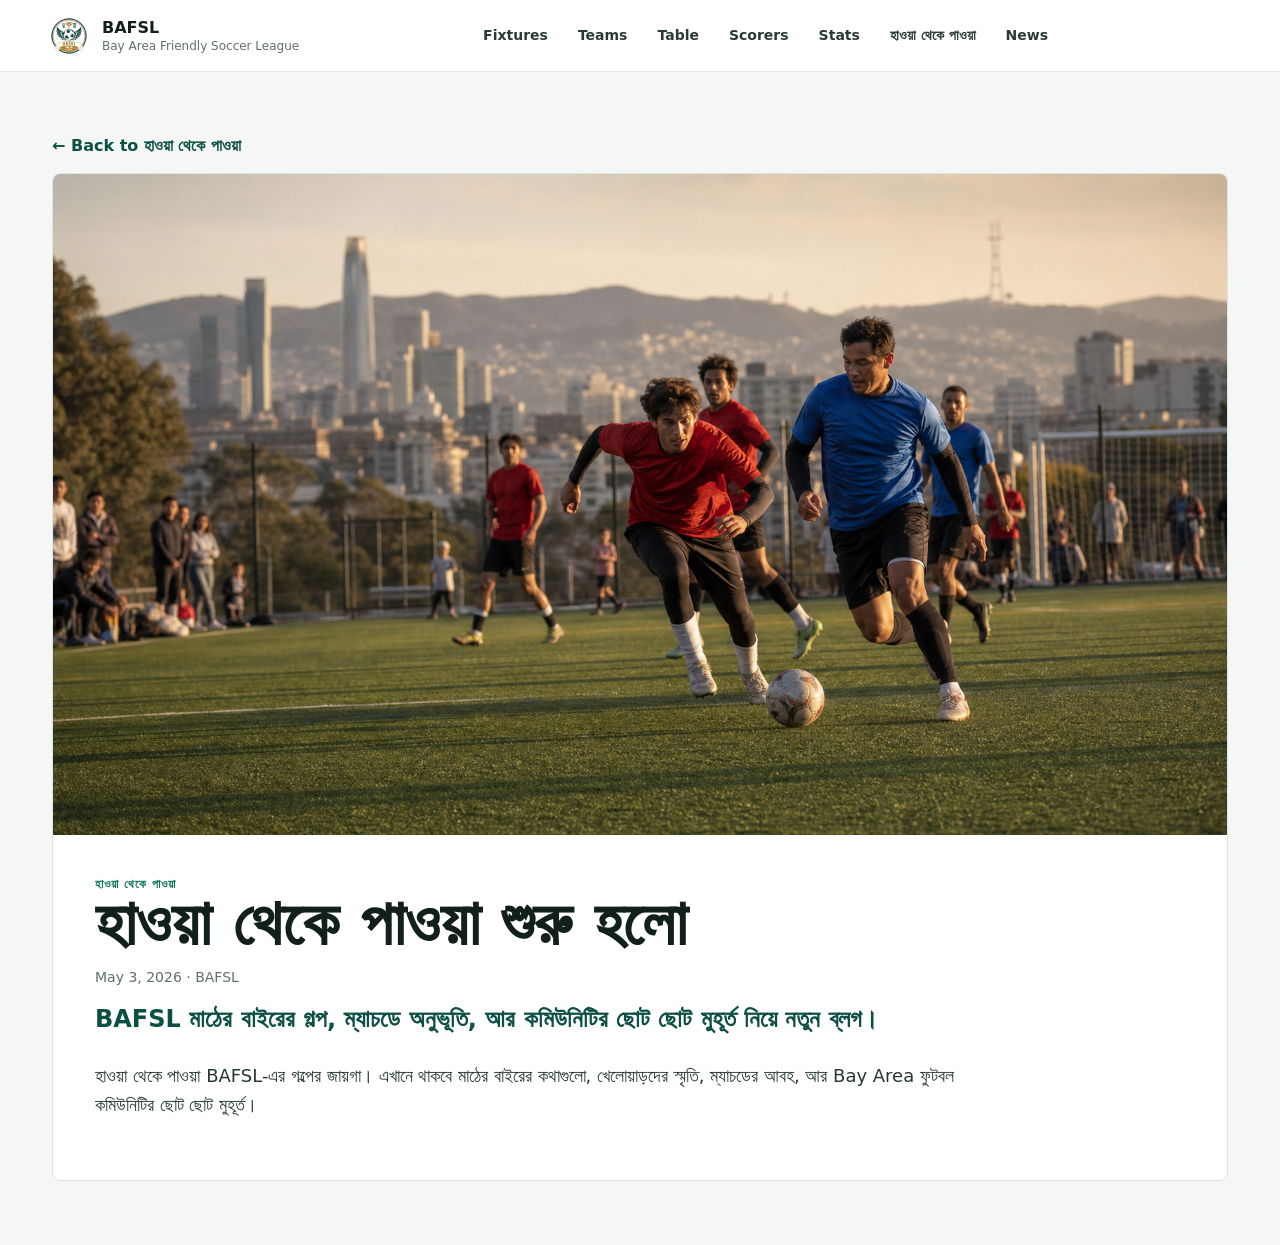
<file: blog/blog-hawa-theke-pawa-kickoff.html>
<!doctype html>
<html lang="bn">
  <head>
    <meta charset="UTF-8" />
    <meta name="viewport" content="width=device-width, initial-scale=1.0" />
    <title>হাওয়া থেকে পাওয়া শুরু হলো | BAFSL</title>
    <meta name="description" content="BAFSL মাঠের বাইরের গল্প, ম্যাচডে অনুভূতি, আর কমিউনিটির ছোট ছোট মুহূর্ত নিয়ে নতুন ব্লগ।" />
    <link rel="canonical" href="https://bafsl.com/blog/blog-hawa-theke-pawa-kickoff.html" />
    <meta property="og:type" content="article" />
    <meta property="og:site_name" content="BAFSL" />
    <meta property="og:title" content="হাওয়া থেকে পাওয়া শুরু হলো" />
    <meta property="og:description" content="BAFSL মাঠের বাইরের গল্প, ম্যাচডে অনুভূতি, আর কমিউনিটির ছোট ছোট মুহূর্ত নিয়ে নতুন ব্লগ।" />
    <meta property="og:url" content="https://bafsl.com/blog/blog-hawa-theke-pawa-kickoff.html" />
    <meta property="og:image" content="https://bafsl.com/assets/bafsl-hero.png" />
    <meta property="og:image:secure_url" content="https://bafsl.com/assets/bafsl-hero.png" />
    <meta property="og:image:type" content="image/png" />
    <meta property="og:image:width" content="1672" />
    <meta property="og:image:height" content="941" />
    <meta property="og:image:alt" content="Bay Area Friendly Soccer League match action" />
    <meta name="twitter:card" content="summary_large_image" />
    <meta name="twitter:title" content="হাওয়া থেকে পাওয়া শুরু হলো" />
    <meta name="twitter:description" content="BAFSL মাঠের বাইরের গল্প, ম্যাচডে অনুভূতি, আর কমিউনিটির ছোট ছোট মুহূর্ত নিয়ে নতুন ব্লগ।" />
    <meta name="twitter:image" content="https://bafsl.com/assets/bafsl-hero.png" />
    <link rel="icon" type="image/png" sizes="32x32" href="../assets/favicon-32.png" />
    <link rel="apple-touch-icon" sizes="180x180" href="../assets/apple-touch-icon.png" />
    <link rel="stylesheet" href="../styles.css" />
  </head>
  <body>
    <header class="site-header">
      <a class="brand" href="../index.html#top" aria-label="BAFSL home">
        <span class="brand-mark"><img src="../assets/bafsl-logo.png" alt="" /></span>
        <span>
          <strong>BAFSL</strong>
          <small>Bay Area Friendly Soccer League</small>
        </span>
      </a>
      <nav class="main-nav" aria-label="Primary navigation">
        <a href="../index.html#fixtures">Fixtures</a>
        <a href="../index.html#teams">Teams</a>
        <a href="../index.html#table">Table</a>
        <a href="../index.html#scorers">Scorers</a>
        <a href="../index.html#stats">Stats</a>
        <a href="../index.html#blog">হাওয়া থেকে পাওয়া</a>
        <a href="../index.html#news">News</a>
      </nav>
    </header>

    <main>
      <section class="content-shell team-page">
        <a class="back-link" href="../index.html#blog">&larr; Back to হাওয়া থেকে পাওয়া</a>
        <article class="blog-page">
          <img src="../assets/bafsl-hero.png" alt="Bay Area Friendly Soccer League match action" />
          <div class="blog-content">
            <span class="mini-label">হাওয়া থেকে পাওয়া</span>
            <h2>হাওয়া থেকে পাওয়া শুরু হলো</h2>
            <p class="rank-meta">May 3, 2026 &middot; BAFSL</p>
            <p class="blog-standfirst">BAFSL মাঠের বাইরের গল্প, ম্যাচডে অনুভূতি, আর কমিউনিটির ছোট ছোট মুহূর্ত নিয়ে নতুন ব্লগ।</p>
            <p>হাওয়া থেকে পাওয়া BAFSL-এর গল্পের জায়গা। এখানে থাকবে মাঠের বাইরের কথাগুলো, খেলোয়াড়দের স্মৃতি, ম্যাচডের আবহ, আর Bay Area ফুটবল কমিউনিটির ছোট ছোট মুহূর্ত।</p>
          </div>
        </article>
      </section>
    </main>
  </body>
</html>
</file>
<file: styles.css>
:root {
  --ink: #12201d;
  --muted: #60706b;
  --line: #dce5e0;
  --surface: #ffffff;
  --surface-soft: #f4f7f5;
  --field: #13795b;
  --field-dark: #0c4f44;
  --sun: #f0b429;
  --coral: #df6b57;
  --sky: #d8edf2;
  --shadow: 0 20px 50px rgba(19, 37, 32, 0.14);
}

* {
  box-sizing: border-box;
}

html {
  scroll-behavior: smooth;
}

body {
  margin: 0;
  background: var(--surface-soft);
  color: var(--ink);
  font-family: Inter, ui-sans-serif, system-ui, -apple-system, BlinkMacSystemFont, "Segoe UI", sans-serif;
  letter-spacing: 0;
  overflow-x: hidden;
}

button,
input,
textarea,
select {
  font: inherit;
}

a {
  color: inherit;
  text-decoration: none;
}

.site-header {
  align-items: center;
  background: rgba(255, 255, 255, 0.92);
  border-bottom: 1px solid rgba(220, 229, 224, 0.9);
  display: grid;
  gap: 18px;
  grid-template-columns: auto 1fr auto;
  left: 0;
  min-height: 72px;
  padding: 12px clamp(16px, 4vw, 48px);
  position: sticky;
  right: 0;
  top: 0;
  width: 100%;
  z-index: 20;
  backdrop-filter: blur(14px);
}

.brand {
  align-items: center;
  display: inline-flex;
  gap: 12px;
  min-width: 220px;
}

.brand-mark {
  align-items: center;
  background: white;
  border-radius: 8px;
  display: inline-flex;
  height: 42px;
  justify-content: center;
  overflow: hidden;
  width: 42px;
}

.brand-mark img {
  height: 100%;
  object-fit: contain;
  width: 100%;
}

.brand strong,
.brand small {
  display: block;
}

.brand small {
  color: var(--muted);
  font-size: 12px;
  margin-top: 2px;
}

.main-nav {
  display: flex;
  gap: clamp(12px, 3vw, 30px);
  justify-content: center;
  min-width: 0;
}

.main-nav a {
  color: #2a3b36;
  font-size: 14px;
  font-weight: 700;
}

.icon-button,
.text-button,
.filter-button,
.league-button,
.season-button,
.division-button,
.admin-tab {
  border: 0;
  cursor: pointer;
}

.icon-button {
  align-items: center;
  background: var(--ink);
  border-radius: 8px;
  color: white;
  display: inline-flex;
  font-size: 20px;
  height: 42px;
  justify-content: center;
  width: 42px;
}

.hero {
  min-height: 76vh;
  overflow: hidden;
  position: relative;
}

.hero img {
  height: 100%;
  inset: 0;
  object-fit: cover;
  position: absolute;
  width: 100%;
}

.hero-overlay {
  background: linear-gradient(90deg, rgba(7, 23, 20, 0.82), rgba(8, 35, 32, 0.52) 44%, rgba(8, 35, 32, 0.08));
  inset: 0;
  position: absolute;
}

.hero-content {
  color: white;
  max-width: 680px;
  padding: clamp(84px, 13vw, 150px) clamp(18px, 6vw, 76px) 112px;
  position: relative;
  z-index: 1;
}

.league-tag,
.section-heading span,
.mini-label,
.ticker-label {
  color: var(--field);
  display: block;
  font-size: 12px;
  font-weight: 900;
  letter-spacing: 0.08em;
  text-transform: uppercase;
}

.hero .league-tag {
  color: var(--sun);
}

h1,
h2,
h3,
p {
  margin-top: 0;
}

h1 {
  font-size: clamp(58px, 12vw, 132px);
  line-height: 0.86;
  margin-bottom: 22px;
}

.hero-copy {
  color: rgba(255, 255, 255, 0.9);
  font-size: clamp(18px, 2.4vw, 24px);
  line-height: 1.45;
  max-width: 620px;
}

.hero-actions,
.form-row {
  display: flex;
  gap: 12px;
}

.form-row.two-column {
  flex-wrap: wrap;
}

.form-row.two-column label {
  flex: 1 1 220px;
}

.primary-action,
.secondary-action,
.text-button {
  align-items: center;
  border-radius: 8px;
  display: inline-flex;
  font-weight: 900;
  justify-content: center;
  min-height: 44px;
  padding: 0 18px;
}

.primary-action {
  background: var(--sun);
  border: 1px solid var(--sun);
  color: #1e2118;
}

.secondary-action {
  background: transparent;
  border: 1px solid rgba(255, 255, 255, 0.55);
  color: white;
}

.full {
  width: 100%;
}

.ticker {
  background: var(--ink);
  color: white;
  display: grid;
  gap: 1px;
  grid-template-columns: repeat(3, 1fr);
}

.ticker > div {
  background: rgba(255, 255, 255, 0.06);
  min-height: 76px;
  padding: 18px clamp(16px, 4vw, 48px);
}

.ticker-label {
  color: var(--sun);
  margin-bottom: 5px;
}

.amateur-section {
  padding-top: clamp(28px, 5vw, 52px);
}

.amateur-hero {
  align-items: center;
  background:
    linear-gradient(135deg, rgba(9, 23, 32, 0.78), rgba(123, 23, 16, 0.52)),
    url("assets/amateur-2026/background-clean.png") center / cover;
  border-radius: 16px;
  color: white;
  display: flex;
  gap: clamp(18px, 4vw, 42px);
  justify-content: space-between;
  overflow: hidden;
  padding: clamp(24px, 5vw, 52px);
}

.amateur-hero .mini-label {
  color: var(--sun);
}

.amateur-hero h2 {
  font-size: clamp(38px, 8vw, 86px);
  line-height: 0.9;
  margin: 8px 0 16px;
  text-transform: uppercase;
}

.amateur-hero p {
  color: rgba(255, 255, 255, 0.86);
  font-size: clamp(16px, 2.2vw, 20px);
  line-height: 1.55;
  max-width: 760px;
}

.amateur-actions {
  display: flex;
  flex-wrap: wrap;
  gap: 12px;
  margin-top: 24px;
}

.amateur-quick-card {
  background: rgba(0, 0, 0, 0.38);
  border: 1px solid rgba(255, 255, 255, 0.22);
  border-radius: 14px;
  box-shadow: var(--shadow);
  flex: 0 0 230px;
  padding: 22px;
}

.amateur-sponsors {
  background:
    radial-gradient(circle at 12% 0%, rgba(244, 183, 35, 0.2), transparent 28%),
    linear-gradient(145deg, #071713, #0b2420 55%, #06120f);
  border: 1px solid rgba(244, 183, 35, 0.55);
  border-radius: 14px;
  box-shadow: 0 18px 45px rgba(4, 19, 15, 0.18);
  margin: 22px 0;
  overflow: hidden;
  padding: clamp(18px, 3vw, 32px);
}

.amateur-sponsors-heading {
  color: white;
  text-align: center;
}

.amateur-sponsors-heading span {
  color: var(--gold);
  font-size: 12px;
  font-weight: 950;
  letter-spacing: 0.13em;
  text-transform: uppercase;
}

.amateur-sponsors-heading h2 {
  font-size: clamp(26px, 4vw, 44px);
  margin: 8px 0 22px;
}

.sponsor-tier-label {
  align-items: center;
  display: flex;
  gap: 14px;
  margin: 14px 0 10px;
}

.sponsor-tier-label::before,
.sponsor-tier-label::after {
  background: linear-gradient(90deg, transparent, var(--gold));
  content: "";
  height: 1px;
  width: 100%;
}

.sponsor-tier-label::after {
  background: linear-gradient(90deg, var(--gold), transparent);
}

.sponsor-tier-label span {
  color: white;
  flex: 0 0 auto;
  font-size: 13px;
  font-weight: 950;
  letter-spacing: 0.1em;
  text-transform: uppercase;
}

.sponsor-premium-card,
.sponsor-logo-card,
.sponsor-profile-card {
  background: #fffdf8;
  border: 1px solid rgba(244, 183, 35, 0.7);
  border-radius: 12px;
  overflow: hidden;
}

.sponsor-premium-card {
  align-items: center;
  color: var(--ink);
  display: grid;
  gap: clamp(18px, 4vw, 46px);
  grid-template-columns: minmax(220px, 1.4fr) 1px minmax(190px, 0.7fr);
  padding: clamp(20px, 4vw, 38px);
  text-decoration: none;
  transition: transform 160ms ease, box-shadow 160ms ease;
}

.sponsor-premium-card:hover,
.sponsor-logo-card:hover {
  box-shadow: 0 12px 28px rgba(0, 0, 0, 0.2);
  transform: translateY(-2px);
}

.sponsor-premium-card img {
  max-height: 170px;
  object-fit: contain;
  width: 100%;
}

.sponsor-divider {
  background: var(--line);
  height: 100%;
  min-height: 150px;
}

.sponsor-people {
  display: grid;
  gap: 3px;
  text-align: center;
}

.sponsor-people strong {
  color: var(--field-dark);
  font-size: clamp(18px, 2.5vw, 28px);
  text-transform: uppercase;
}

.sponsor-people small {
  color: var(--muted);
  font-size: 14px;
  font-weight: 900;
  margin-bottom: 14px;
  text-transform: uppercase;
}

.sponsor-gold-grid {
  display: grid;
  gap: 12px;
  grid-template-columns: repeat(2, minmax(0, 1fr));
}

.sponsor-logo-card {
  align-items: center;
  color: var(--ink);
  display: grid;
  gap: 18px;
  grid-template-columns: minmax(120px, 0.9fr) minmax(150px, 1.1fr);
  min-height: 230px;
  padding: 20px;
  text-decoration: none;
  transition: transform 160ms ease, box-shadow 160ms ease;
}

.sponsor-logo-card img {
  max-height: 175px;
  object-fit: contain;
  width: 100%;
}

.sponsor-logo-card.nabic img {
  background: #063f32;
  border-radius: 8px;
  padding: 8px;
}

.sponsor-logo-card span {
  display: grid;
  gap: 8px;
}

.sponsor-logo-card strong {
  color: var(--field-dark);
  font-size: clamp(17px, 2vw, 24px);
  line-height: 1.25;
  text-transform: uppercase;
}

.sponsor-logo-card small {
  color: var(--muted);
  font-size: 14px;
  font-weight: 800;
  line-height: 1.4;
}

.sponsor-profile-card {
  align-items: center;
  display: flex;
  justify-content: center;
  min-height: 310px;
  padding: 12px;
}

.sponsor-profile-card img {
  height: 300px;
  object-fit: contain;
  width: 100%;
}

/* Compact sponsor banner */
.amateur-sponsors {
  margin: 16px 0;
  padding: clamp(10px, 1.5vw, 16px);
}

.amateur-sponsors-heading h2 {
  font-size: clamp(23px, 3vw, 34px);
  margin: 4px 0 8px;
}

.sponsor-tier-label {
  margin: 8px 0 7px;
}

.sponsor-premium-card {
  display: flex;
  justify-content: center;
  min-height: 112px;
  padding: 10px 24px;
}

.sponsor-premium-card img {
  max-height: 90px;
  max-width: 440px;
}

.sponsor-gold-grid {
  grid-template-columns: repeat(4, minmax(0, 1fr));
}

.sponsor-logo-card {
  display: flex;
  justify-content: center;
  min-height: 170px;
  padding: 12px;
}

.sponsor-logo-card img {
  max-height: 140px;
}

.sponsor-logo-card.nabic img {
  padding: 5px;
}

.sponsor-profile-card {
  display: grid;
  grid-template-columns: 92px minmax(0, 1fr);
  min-height: 170px;
  padding: 0;
}

.sponsor-profile-card img {
  height: 170px;
  object-fit: cover;
  width: 92px;
}

.sponsor-profile-card.tasrina img {
  object-position: 18% center;
}

.sponsor-profile-card.mohammad img {
  object-position: center 38%;
}

.sponsor-profile-card span {
  align-content: center;
  display: grid;
  gap: 4px;
  padding: 12px;
}

.sponsor-profile-card strong {
  color: var(--field-dark);
  font-size: clamp(15px, 1.5vw, 20px);
  line-height: 1.15;
  text-transform: uppercase;
}

.sponsor-profile-card small,
.sponsor-profile-card em {
  color: var(--muted);
  font-size: 11px;
  font-style: normal;
  font-weight: 800;
  line-height: 1.25;
}

.sponsor-profile-card b {
  color: var(--ink);
  font-size: clamp(16px, 1.8vw, 22px);
}

.sponsor-single-row {
  display: grid;
  gap: 10px;
  grid-template-columns: repeat(5, minmax(0, 1fr));
}

.sponsor-tier-layout {
  display: grid;
  gap: 9px;
  grid-template-columns: minmax(250px, 0.9fr) minmax(0, 2.1fr);
}

.sponsor-tier-panel {
  min-width: 0;
}

.sponsor-tier-panel h3 {
  color: white;
  font-size: 12px;
  letter-spacing: 0.1em;
  margin: 0 0 5px;
  text-align: center;
  text-transform: uppercase;
}

.sponsor-tier-panel.premium .sponsor-single-card {
  height: 132px;
}

.sponsor-tier-panel.premium .sponsor-brand-card img {
  display: block;
  height: 112px;
  margin-inline: auto;
  max-width: 390px;
  object-position: center;
}

.sponsor-gold-row {
  display: grid;
  gap: 6px;
  grid-template-columns: repeat(6, minmax(0, 1fr));
}

.sponsor-gold-row .sponsor-single-card {
  grid-column: span 2;
  min-height: 132px;
}

.sponsor-single-card {
  background: #fffdf8;
  border: 1px solid rgba(244, 183, 35, 0.7);
  border-radius: 10px;
  color: var(--ink);
  min-height: 132px;
  overflow: hidden;
  padding: 8px;
  position: relative;
  text-decoration: none;
}

.sponsor-level {
  color: #8c6610;
  display: block;
  font-size: 9px;
  font-weight: 950;
  letter-spacing: 0.08em;
  text-align: center;
  text-transform: uppercase;
}

.sponsor-brand-card {
  align-items: center;
  display: flex;
  flex-direction: column;
  gap: 5px;
  justify-content: center;
  transition: transform 160ms ease, box-shadow 160ms ease;
}

.sponsor-brand-card:hover {
  box-shadow: 0 10px 24px rgba(0, 0, 0, 0.18);
  transform: translateY(-2px);
}

.sponsor-brand-card img {
  height: 82px;
  object-fit: contain;
  width: 100%;
}

.sponsor-brand-card.nabic img {
  background: #fff0bd;
  border-radius: 7px;
  height: auto;
  padding: 7px;
}

.sponsor-brand-card.zoober img {
  height: 64px;
  max-width: 155px;
}

.sponsor-brand-card.karim-family {
  background: #050505;
}

.sponsor-brand-card.karim-family img {
  height: 112px;
}

.sponsor-brand-card.bangla-bazar {
  background: #001f13;
}

.sponsor-brand-card.bangla-bazar img {
  height: auto;
}

.sponsor-contact-card {
  align-content: center;
  display: grid;
  justify-items: center;
}

.sponsor-contact-card > span:last-child {
  align-content: center;
  display: grid;
  gap: 5px;
  justify-items: center;
  min-height: 0;
  text-align: center;
  width: 100%;
}

.sponsor-contact-card strong {
  color: var(--field-dark);
  font-size: clamp(15px, 1.45vw, 19px);
  line-height: 1.15;
  text-transform: uppercase;
}

.sponsor-contact-card small,
.sponsor-contact-card em {
  color: var(--muted);
  font-size: 10px;
  font-style: normal;
  font-weight: 850;
  line-height: 1.25;
}

.sponsor-contact-card b {
  font-size: clamp(16px, 1.7vw, 21px);
}

@media (max-width: 900px) {
  .sponsor-tier-layout {
    grid-template-columns: minmax(220px, 0.8fr) minmax(0, 2.2fr);
  }

  .sponsor-gold-row {
    grid-template-columns: repeat(6, minmax(0, 1fr));
  }

  .sponsor-single-row {
    grid-template-columns: repeat(5, minmax(170px, 1fr));
    overflow-x: auto;
    padding-bottom: 6px;
    scrollbar-width: thin;
  }
}

.amateur-quick-card span,
.amateur-quick-card small {
  display: block;
}

.amateur-quick-card span {
  color: var(--sun);
  font-size: 12px;
  font-weight: 950;
  letter-spacing: 0.08em;
  text-transform: uppercase;
}

.amateur-quick-card strong {
  display: block;
  font-size: 76px;
  line-height: 0.95;
}

.amateur-quick-card small {
  color: rgba(255, 255, 255, 0.82);
  line-height: 1.45;
}

.amateur-teams {
  display: grid;
  gap: 12px;
  grid-template-columns: repeat(5, minmax(0, 1fr));
  margin-top: 14px;
}

.amateur-teams article,
.amateur-schedule-card,
.amateur-guide-card,
.amateur-roster-card,
.amateur-poster-grid a {
  background: white;
  border: 1px solid var(--line);
  border-radius: 12px;
  box-shadow: 0 12px 28px rgba(19, 37, 32, 0.08);
}

.amateur-teams article {
  min-height: 132px;
  padding: 16px;
}

.amateur-teams img {
  align-items: center;
  border-radius: 12px;
  display: block;
  height: 74px;
  margin-bottom: 12px;
  object-fit: contain;
  width: 74px;
}

.amateur-teams strong,
.amateur-teams small {
  display: block;
}

.amateur-teams strong {
  font-size: 20px;
  line-height: 1.1;
}

.amateur-teams small {
  color: var(--muted);
  font-weight: 800;
  margin-top: 6px;
}

.amateur-subhead {
  margin-top: clamp(28px, 5vw, 48px);
}

.amateur-schedule-grid,
.amateur-guide-grid,
.amateur-poster-grid {
  display: grid;
  gap: 14px;
}

.amateur-schedule-grid {
  grid-template-columns: 1.45fr 1fr 1fr;
}

.amateur-schedule-card.is-group {
  grid-column: 1 / -1;
}

.amateur-schedule-card.is-semifinals,
.amateur-schedule-card.is-final {
  grid-column: 1 / -1;
}

.amateur-public-match-list {
  display: grid;
  gap: 10px;
}

.amateur-league-match-card {
  background: white;
}

.amateur-group-stats {
  display: grid;
  gap: 14px;
  grid-template-columns: minmax(0, 1.6fr) minmax(240px, 0.7fr) minmax(240px, 0.7fr);
  margin-top: 14px;
}

.amateur-standings-card,
.amateur-group-stats .leaderboard-card {
  background: white;
  border: 1px solid var(--line);
  border-radius: 8px;
  padding: 18px;
}

.amateur-schedule-card,
.amateur-guide-card,
.amateur-roster-card {
  padding: 18px;
}

.amateur-schedule-card h3,
.amateur-guide-card h3,
.amateur-roster-card h3 {
  color: var(--field-dark);
  font-size: 22px;
  margin-bottom: 14px;
}

.amateur-match {
  border-top: 1px solid var(--line);
  padding: 12px 0;
}

.amateur-match:first-of-type {
  border-top: 0;
  padding-top: 0;
}

.amateur-match span,
.amateur-match small {
  color: var(--muted);
  display: block;
  font-size: 13px;
  font-weight: 800;
}

.amateur-match strong {
  display: block;
  line-height: 1.35;
  margin: 4px 0;
}

.amateur-match-result-details {
  border-top: 1px dashed var(--line);
  display: grid;
  gap: 8px;
  margin-top: 10px;
  padding-top: 10px;
}

.amateur-result-event {
  align-items: center;
  display: grid;
  font-size: 13px;
  gap: 8px;
  grid-template-columns: auto 1fr auto;
}

.amateur-result-event strong {
  margin: 0;
}

.amateur-result-event small {
  grid-column: 2 / -1;
}

.amateur-note {
  background: #fff7df;
  border: 1px solid #f4d982;
  border-radius: 8px;
  color: #5e4300;
  font-weight: 900;
  line-height: 1.4;
  margin: 8px 0 0;
  padding: 10px 12px;
}

.amateur-guide-grid {
  grid-template-columns: repeat(3, minmax(0, 1fr));
  margin-top: 14px;
}

.amateur-guide-card ul,
.amateur-guide-card ol,
.amateur-roster-card ol {
  margin: 0;
  padding-left: 20px;
}

.amateur-guide-card li,
.amateur-roster-card li {
  line-height: 1.5;
  margin: 5px 0;
}

.amateur-roster-grid {
  display: grid;
  gap: 14px;
  grid-template-columns: repeat(5, minmax(0, 1fr));
}

.amateur-roster-card {
  display: flex;
  flex-direction: column;
  max-height: 620px;
}

.amateur-roster-card h3 span {
  color: var(--muted);
  display: block;
  font-size: 12px;
  font-weight: 950;
  letter-spacing: 0.08em;
  margin-top: 5px;
  text-transform: uppercase;
}

.amateur-roster-card ol {
  color: #263a34;
  counter-reset: roster-player;
  font-size: 14px;
  list-style: none;
  overflow-y: auto;
  padding-left: 0;
}

.amateur-roster-card li {
  align-items: start;
  counter-increment: roster-player;
  display: grid;
  gap: 8px;
  grid-template-columns: 26px minmax(0, 1fr);
}

.amateur-roster-card li::before {
  color: inherit;
  content: counter(roster-player) ".";
  font-weight: 950;
  text-align: right;
}

.amateur-poster-grid {
  grid-template-columns: repeat(2, minmax(0, 1fr));
  margin-top: clamp(28px, 5vw, 46px);
}

.amateur-poster-grid a {
  color: var(--field-dark);
  display: grid;
  font-weight: 950;
  gap: 12px;
  overflow: hidden;
  padding: 12px;
}

.amateur-poster-grid img {
  border-radius: 8px;
  display: block;
  height: 280px;
  object-fit: cover;
  width: 100%;
}

.amateur-poster-grid span {
  padding: 0 4px 4px;
}

.content-shell {
  margin: 0 auto;
  max-width: 1240px;
  padding: 64px clamp(16px, 4vw, 32px);
  scroll-margin-top: 110px;
}

.live-layout {
  align-items: start;
  display: grid;
  gap: 24px;
  grid-template-columns: 280px 1fr;
}

.sidebar,
.panel,
.match-panel,
.table-wrap,
.admin-dialog {
  background: var(--surface);
  border: 1px solid var(--line);
  border-radius: 8px;
  box-shadow: 0 1px 0 rgba(18, 32, 29, 0.03);
}

.sidebar,
.panel,
.match-panel {
  padding: 22px;
}

.section-heading {
  align-items: end;
  display: flex;
  gap: 16px;
  justify-content: space-between;
  margin-bottom: 18px;
}

.section-heading.compact {
  align-items: start;
  display: block;
}

.section-heading h2 {
  font-size: clamp(24px, 3vw, 34px);
  margin-bottom: 0;
}

.league-list,
.season-list,
.division-list {
  display: grid;
  gap: 8px;
}

.league-list {
  gap: 14px;
  margin-top: 16px;
}

.season-list,
.division-list {
  margin-top: 10px;
}

.league-group {
  display: grid;
  gap: 7px;
}

.nested-season-list {
  border-left: 1px solid var(--line);
  display: grid;
  gap: 4px;
  margin-left: 10px;
  padding-left: 14px;
}

.league-button,
.season-button,
.division-button,
.filter-button,
.admin-tab {
  background: #eef4f1;
  border-radius: 8px;
  color: #2f4540;
  font-weight: 800;
  min-height: 40px;
  padding: 0 12px;
  text-align: left;
}

.league-button {
  align-items: center;
  background: transparent;
  color: var(--ink);
  display: flex;
  font-size: 16px;
  font-weight: 950;
  justify-content: space-between;
  min-height: 34px;
  padding: 0 8px 0 0;
  width: 100%;
}

.season-button {
  align-items: center;
  background: transparent;
  color: var(--muted);
  display: flex;
  font-size: 14px;
  font-weight: 850;
  min-height: 36px;
  padding: 0 10px;
  width: 100%;
}

.league-button.is-active {
  background: transparent;
  color: var(--field-dark);
}

.league-button.is-active::after {
  background: var(--field);
  border-radius: 999px;
  content: "";
  height: 8px;
  width: 8px;
}

.season-button.is-active,
.division-button.is-active,
.filter-button.is-active,
.admin-tab.is-active {
  background: var(--field);
  color: white;
}

.quick-card {
  background: var(--sky);
  border-radius: 8px;
  margin-top: 18px;
  padding: 16px;
}

.quick-card p {
  color: #2f4540;
  font-size: 14px;
  line-height: 1.45;
}

.admin-strip {
  margin: 0 auto;
  max-width: 1240px;
  padding: 0 clamp(16px, 4vw, 32px) 48px;
}

.admin-strip .text-button {
  margin-left: auto;
  max-width: 180px;
}

.text-button {
  background: var(--ink);
  color: white;
  min-height: 38px;
  width: 100%;
}

.secondary-form-action {
  align-items: center;
  background: #eef4f1;
  border: 1px solid var(--line);
  border-radius: 8px;
  color: var(--field-dark);
  cursor: pointer;
  display: inline-flex;
  font-weight: 900;
  justify-content: center;
  min-height: 44px;
  padding: 0 16px;
  width: 100%;
}

.danger-action {
  align-items: center;
  background: #fff0ec;
  border: 1px solid #f6c8bc;
  border-radius: 8px;
  color: #a63720;
  cursor: pointer;
  display: inline-flex;
  font-weight: 900;
  justify-content: center;
  min-height: 44px;
  padding: 0 16px;
  width: 100%;
}

.danger-action:disabled {
  cursor: not-allowed;
  opacity: 0.45;
}

.match-filters,
.admin-tabs {
  display: flex;
  flex-wrap: wrap;
  gap: 8px;
  margin-bottom: 18px;
}

.match-list {
  display: grid;
  gap: 10px;
}

.match-card {
  border: 1px solid var(--line);
  border-radius: 8px;
  display: grid;
  gap: 14px;
  grid-template-columns: minmax(100px, 0.8fr) 1fr auto 1fr;
  min-height: 90px;
  padding: 14px 58px 14px 14px;
  position: relative;
}

.match-card:hover {
  border-color: #c9d8d1;
}

.match-events {
  background: #f8faf9;
  border: 1px solid var(--line);
  border-radius: 8px;
  color: var(--ink);
  display: grid;
  grid-column: 1 / -1;
  overflow: hidden;
}

.match-events[hidden] {
  display: none;
}

.event-row {
  align-items: center;
  border-bottom: 1px solid var(--line);
  display: grid;
  gap: 14px;
  grid-template-columns: 1fr 86px 1fr;
  min-height: 64px;
  padding: 12px 18px;
}

.event-row:last-child {
  border-bottom: 0;
}

.event-score {
  color: var(--ink);
  font-size: 18px;
  text-align: center;
}

.event-detail {
  align-items: center;
  display: flex;
  gap: 10px;
}

.event-detail.home {
  justify-content: flex-end;
  text-align: right;
}

.event-detail.away {
  justify-content: flex-start;
}

.event-names {
  display: block;
}

.event-player,
.assist-name {
  display: block;
}

.event-player {
  color: var(--ink);
  font-size: 20px;
  line-height: 1.1;
  font-weight: 950;
}

.assist-name {
  color: var(--muted);
  font-size: 16px;
  font-weight: 800;
  margin-top: 2px;
}

.event-ball {
  align-items: center;
  background: white;
  border-radius: 999px;
  display: inline-flex;
  flex: 0 0 auto;
  font-size: 20px;
  height: 24px;
  justify-content: center;
  width: 24px;
}

.event-ball::before {
  content: "⚽";
  line-height: 1;
}

.card-icon {
  border-radius: 4px;
  display: inline-flex;
  flex: 0 0 auto;
  height: 26px;
  width: 18px;
}

.card-icon.yellow {
  background: #ffce1b;
}

.card-icon.red {
  background: #e43f2f;
}

.match-meta {
  color: var(--muted);
  font-size: 13px;
  line-height: 1.5;
}

.team-side {
  align-items: center;
  display: flex;
  gap: 10px;
  min-width: 0;
}

.team-side.away {
  justify-content: flex-end;
  text-align: right;
}

.crest {
  align-items: center;
  background: var(--surface-soft);
  border: 1px solid var(--line);
  border-radius: 8px;
  display: inline-flex;
  flex: 0 0 auto;
  font-size: 13px;
  font-weight: 900;
  height: 38px;
  justify-content: center;
  width: 44px;
}

.crest img {
  height: 100%;
  object-fit: contain;
  padding: 4px;
  width: 100%;
}

.scoreline {
  align-items: center;
  color: var(--ink);
  display: flex;
  font-size: 24px;
  font-weight: 900;
  justify-content: center;
  min-width: 74px;
}

.score-toggle {
  background: var(--ink);
  border: 0;
  border-radius: 8px;
  color: white;
  cursor: pointer;
  font: inherit;
  font-weight: 950;
  min-height: 38px;
  min-width: 82px;
  padding: 0 12px;
}

.score-toggle[aria-expanded="true"] {
  background: var(--field);
}

.status-pill {
  align-items: center;
  border-radius: 999px;
  display: inline-flex;
  font-size: 11px;
  font-weight: 900;
  justify-content: center;
  line-height: 1;
  margin-top: 6px;
  min-height: 24px;
  padding: 4px 8px;
  text-transform: uppercase;
  white-space: nowrap;
}

.status-upcoming {
  background: #edf2f7;
  color: #334155;
}

.status-live {
  background: #ffe7df;
  color: #9a3412;
}

.status-completed {
  background: #e4f7eb;
  color: #166534;
}

.match-share-button {
  align-items: center;
  background: var(--surface);
  border: 1px solid var(--line);
  border-radius: 999px;
  color: var(--field-dark);
  cursor: pointer;
  display: inline-flex;
  font: inherit;
  height: 34px;
  justify-content: center;
  line-height: 1;
  padding: 0;
  position: absolute;
  right: 14px;
  top: 14px;
  width: 34px;
}

.match-share-button svg {
  fill: currentColor;
  height: 17px;
  width: 17px;
}

.match-share-button:hover,
.match-share-button.is-copied {
  background: #e4f7eb;
  border-color: #b7dec7;
  color: var(--field-dark);
}

.match-share-button.is-copied svg {
  transform: scale(0.86);
}

.match-share-button.large {
  height: 38px;
  right: 18px;
  top: 18px;
  width: 38px;
}

.share-toast {
  background: var(--ink);
  border-radius: 999px;
  bottom: 24px;
  box-shadow: 0 14px 34px rgba(14, 42, 37, 0.18);
  color: white;
  font-size: 14px;
  font-weight: 900;
  left: 50%;
  opacity: 0;
  padding: 12px 18px;
  pointer-events: none;
  position: fixed;
  transform: translate(-50%, 12px);
  transition: opacity 160ms ease, transform 160ms ease;
  z-index: 20;
}

.share-toast.is-visible {
  opacity: 1;
  transform: translate(-50%, 0);
}

.match-detail-page {
  background: var(--surface);
  border: 1px solid var(--line);
  border-radius: 8px;
  padding: clamp(16px, 3vw, 28px);
  position: relative;
}

.match-detail-meta {
  align-items: center;
  color: var(--muted);
  display: flex;
  flex-wrap: wrap;
  gap: 10px 16px;
  margin-bottom: 22px;
}

.match-detail-score {
  align-items: center;
  display: grid;
  gap: 16px;
  grid-template-columns: 1fr auto 1fr;
  margin-bottom: 20px;
}

.featured-score span {
  background: var(--field);
  border-radius: 8px;
  color: white;
  display: inline-flex;
  font-size: clamp(28px, 4vw, 42px);
  font-weight: 950;
  min-width: 112px;
  padding: 8px 18px;
  justify-content: center;
}

.table-wrap {
  overflow-x: auto;
}

table {
  border-collapse: collapse;
  min-width: 760px;
  width: 100%;
}

th,
td {
  border-bottom: 1px solid var(--line);
  padding: 14px 12px;
  text-align: center;
}

th:first-child,
td:first-child {
  text-align: left;
}

th {
  background: #f8faf9;
  color: var(--muted);
  font-size: 12px;
  letter-spacing: 0.08em;
  text-transform: uppercase;
}

tbody tr:last-child td {
  border-bottom: 0;
}

.club-cell {
  align-items: center;
  display: flex;
  gap: 10px;
  min-width: 220px;
}

.stats-grid {
  display: grid;
  gap: 24px;
  grid-template-columns: 1fr 1fr;
  padding-top: 0;
}

.rank-list,
.stat-cards,
.team-grid,
.news-grid,
.blog-grid {
  display: grid;
  gap: 12px;
}

.team-grid {
  grid-template-columns: repeat(5, minmax(0, 1fr));
}

.team-card {
  background: var(--surface);
  border: 1px solid var(--line);
  border-radius: 8px;
  min-height: 230px;
  padding: 18px;
}

.team-card a {
  display: block;
}

.team-logo {
  align-items: center;
  aspect-ratio: 1;
  background: #f8faf9;
  border: 1px solid var(--line);
  border-radius: 8px;
  display: flex;
  justify-content: center;
  margin-bottom: 14px;
  overflow: hidden;
  width: 100%;
}

.team-logo img {
  height: 86%;
  object-fit: contain;
  width: 86%;
}

.team-logo.fallback {
  color: var(--field-dark);
  font-size: 32px;
  font-weight: 950;
}

.rank-row {
  align-items: center;
  border-bottom: 1px solid var(--line);
  display: grid;
  gap: 12px;
  grid-template-columns: 32px 1fr auto;
  padding: 12px 0;
}

.rank-row:last-child {
  border-bottom: 0;
}

.rank-number {
  align-items: center;
  background: var(--surface-soft);
  border-radius: 8px;
  display: inline-flex;
  font-weight: 900;
  height: 32px;
  justify-content: center;
  width: 32px;
}

.rank-meta,
.news-card p {
  color: var(--muted);
  font-size: 14px;
  line-height: 1.5;
}

.goals {
  color: var(--field-dark);
  font-size: 22px;
  font-weight: 900;
}

.stat-card,
.news-card,
.blog-card {
  border: 1px solid var(--line);
  border-radius: 8px;
  padding: 16px;
}

.stats-grid .panel:only-child {
  grid-column: 1 / -1;
}

.stat-value {
  display: block;
  font-size: 34px;
  font-weight: 950;
  line-height: 1;
  margin-bottom: 6px;
}

.news-grid,
.blog-grid {
  grid-template-columns: repeat(3, 1fr);
}

.news-card,
.blog-card {
  background: var(--surface);
  display: flex;
  flex-direction: column;
  overflow: hidden;
  padding: 0;
  position: relative;
}

.news-card.has-image,
.blog-card.has-image {
  padding: 0;
}

.news-card-link,
.blog-card-link {
  display: flex;
  flex: 1;
  flex-direction: column;
}

.news-card img,
.blog-card img {
  aspect-ratio: 16 / 10;
  display: block;
  object-fit: cover;
  object-position: top;
  width: 100%;
}

.news-card-body,
.blog-card-body {
  display: flex;
  flex: 1;
  flex-direction: column;
  padding: 16px;
}

.news-title,
.blog-title {
  color: var(--ink);
  display: block;
  font-size: 19px;
  font-weight: 900;
  line-height: 1.25;
  margin-bottom: 10px;
}

.news-summary,
.blog-summary {
  color: var(--muted);
  display: block;
  flex: 1;
  font-size: 14px;
  line-height: 1.5;
  margin-bottom: 0;
}

.news-card-footer {
  align-items: center;
  border-top: 1px solid var(--line);
  display: flex;
  gap: 12px;
  justify-content: space-between;
  min-height: 52px;
  padding: 10px 16px;
}

.blog-share-button {
  background: rgba(255, 255, 255, 0.92);
  z-index: 1;
}

.story-page {
  background: var(--surface);
  border: 1px solid var(--line);
  border-radius: 8px;
  overflow: hidden;
}

.story-page img,
.blog-page img {
  display: block;
  max-height: 76vh;
  object-fit: contain;
  width: 100%;
}

.story-content,
.blog-content {
  padding: clamp(20px, 4vw, 42px);
}

.story-content h2,
.blog-content h2 {
  font-size: clamp(34px, 6vw, 64px);
  line-height: 1;
  margin-bottom: 12px;
}

.story-content p:last-child,
.blog-content p:last-child {
  color: #263833;
  font-size: 18px;
  line-height: 1.65;
  max-width: 860px;
}

.blog-page {
  background: var(--surface);
  border: 1px solid var(--line);
  border-radius: 8px;
  overflow: hidden;
  position: relative;
}

.blog-standfirst {
  color: var(--field-dark);
  font-size: clamp(18px, 2.2vw, 24px);
  font-weight: 850;
  line-height: 1.45;
  max-width: 860px;
}

.admin-dialog {
  border: 0;
  color: var(--ink);
  max-width: 760px;
  padding: 0;
  width: min(calc(100vw - 24px), 760px);
}

.admin-dialog::backdrop {
  background: rgba(8, 20, 17, 0.58);
}

.dialog-bar {
  align-items: center;
  border-bottom: 1px solid var(--line);
  display: flex;
  justify-content: space-between;
  padding: 20px;
}

.dialog-bar h2 {
  margin-bottom: 0;
}

.login-box,
.admin-workspace {
  padding: 20px;
}

.admin-form {
  display: grid;
  gap: 14px;
}

label {
  color: #324842;
  display: grid;
  font-size: 13px;
  font-weight: 800;
  gap: 6px;
  width: 100%;
}

.checkbox-row {
  align-items: center;
  background: #f8faf9;
  border: 1px solid var(--line);
  border-radius: 8px;
  display: flex;
  gap: 10px;
  min-height: 42px;
  padding: 10px 12px;
}

input,
select,
textarea {
  background: white;
  border: 1px solid var(--line);
  border-radius: 8px;
  color: var(--ink);
  padding: 0 11px;
  width: 100%;
}

input,
select {
  min-height: 42px;
}

input[type="file"],
input[type="checkbox"] {
  min-height: 0;
}

input[type="file"] {
  padding-bottom: 9px;
  padding-top: 9px;
}

input[type="checkbox"] {
  width: auto;
}

textarea {
  line-height: 1.4;
  min-height: 120px;
  padding-bottom: 10px;
  padding-top: 10px;
  resize: vertical;
}

.team-page {
  max-width: 1240px;
}

.back-link {
  color: var(--field-dark);
  display: inline-flex;
  font-weight: 900;
  margin-bottom: 18px;
}

.team-hero {
  align-items: center;
  background: var(--surface);
  border: 1px solid var(--line);
  border-radius: 8px;
  display: flex;
  gap: 22px;
  margin-bottom: 24px;
  padding: 24px;
}

.team-hero img,
.team-hero .team-logo {
  aspect-ratio: 1;
  height: 120px;
  object-fit: contain;
  width: 120px;
}

.team-hero h2 {
  font-size: clamp(34px, 6vw, 64px);
  line-height: 1;
  margin-bottom: 10px;
}

.team-detail-grid {
  display: grid;
  gap: 24px;
  grid-template-columns: 0.9fr 1.1fr;
}

.compact-list {
  gap: 8px;
}

.mini-match {
  align-items: center;
  border: 1px solid var(--line);
  border-radius: 8px;
  display: grid;
  gap: 10px;
  grid-template-columns: 90px 1fr auto;
  padding: 12px;
}

.roster-grid {
  display: grid;
  gap: 8px;
  grid-template-columns: repeat(3, minmax(0, 1fr));
}

.roster-grid span {
  background: var(--surface-soft);
  border: 1px solid var(--line);
  border-radius: 8px;
  font-weight: 800;
  min-height: 38px;
  padding: 9px 10px;
}

.admin-hint,
.form-message {
  color: var(--muted);
  font-size: 14px;
}

.form-message {
  margin: 12px 0 0;
  min-height: 20px;
}

.admin-backup {
  border-top: 1px solid var(--line);
  margin-top: 18px;
  padding-top: 16px;
}

.is-hidden {
  display: none !important;
}

.world-cup-section {
  max-width: 1380px;
  padding-bottom: 28px;
  padding-top: 28px;
}

.world-cup-teaser {
  align-items: center;
  background: linear-gradient(135deg, var(--field-dark), #092d29);
  border-radius: 14px;
  color: white;
  display: flex;
  gap: 24px;
  justify-content: space-between;
  padding: clamp(20px, 4vw, 34px);
}

.world-cup-teaser h2 {
  font-size: clamp(26px, 4vw, 42px);
  line-height: 1;
  margin: 6px 0 10px;
}

.world-cup-teaser p {
  color: rgba(255, 255, 255, 0.76);
  line-height: 1.45;
  margin-bottom: 0;
}

.world-cup-teaser .mini-label {
  color: var(--sun);
}

.world-cup-teaser-actions {
  display: flex;
  flex: 0 0 auto;
  gap: 10px;
}

.world-cup-challenge-details {
  margin-top: 12px;
}

.world-cup-intro {
  align-items: end;
  background: linear-gradient(135deg, var(--field-dark), #092d29);
  border-radius: 14px 14px 0 0;
  color: white;
  display: flex;
  gap: 28px;
  justify-content: space-between;
  padding: clamp(24px, 5vw, 52px);
}

.world-cup-intro h2 {
  font-size: clamp(38px, 7vw, 76px);
  line-height: 0.95;
  margin: 8px 0 16px;
}

.world-cup-intro p {
  color: rgba(255, 255, 255, 0.78);
  font-size: 18px;
  line-height: 1.55;
  margin-bottom: 0;
  max-width: 760px;
}

.world-cup-countdown {
  background: rgba(255, 255, 255, 0.1);
  border: 1px solid rgba(255, 255, 255, 0.18);
  border-radius: 12px;
  flex: 0 0 auto;
  min-width: 150px;
  padding: 20px;
  text-align: center;
}

.world-cup-countdown strong,
.world-cup-countdown span {
  display: block;
}

.world-cup-countdown strong {
  color: var(--sun);
  font-size: 42px;
}

.world-cup-countdown span {
  font-size: 13px;
  font-weight: 850;
}

.world-cup-tabs {
  background: var(--ink);
  display: flex;
  gap: 4px;
  padding: 8px;
}

.world-cup-tab {
  background: transparent;
  border: 0;
  border-radius: 8px;
  color: rgba(255, 255, 255, 0.72);
  cursor: pointer;
  font-weight: 900;
  min-height: 42px;
  padding: 0 18px;
}

.world-cup-tab.is-active {
  background: var(--sun);
  color: var(--ink);
}

.world-cup-view {
  background: white;
  border: 1px solid var(--line);
  border-top: 0;
  border-radius: 0 0 14px 14px;
  padding: clamp(18px, 4vw, 38px);
}

.world-cup-stage-heading,
.world-cup-leaderboard-head {
  align-items: end;
  display: flex;
  gap: 20px;
  justify-content: space-between;
  margin-bottom: 18px;
}

.world-cup-stage-heading h3,
.world-cup-leaderboard-head h3 {
  font-size: clamp(24px, 4vw, 36px);
  margin: 4px 0 0;
}

.world-cup-stage-heading p {
  color: var(--muted);
  margin-bottom: 0;
  text-align: right;
}

.world-cup-groups {
  display: grid;
  gap: 12px;
  grid-template-columns: repeat(3, minmax(0, 1fr));
}

.world-cup-group {
  border: 1px solid var(--line);
  border-radius: 10px;
  display: grid;
  gap: 10px;
  margin: 0;
  padding: 14px;
}

.world-cup-group legend {
  color: var(--field-dark);
  font-size: 16px;
  font-weight: 950;
  padding: 0 6px;
}

.world-cup-pick-stage,
.world-cup-entry {
  border-top: 1px solid var(--line);
  margin-top: 30px;
  padding-top: 30px;
}

.world-cup-team-picks,
.world-cup-admin-teams {
  display: grid;
  gap: 8px;
  grid-template-columns: repeat(4, minmax(0, 1fr));
}

.world-cup-round-copy {
  color: var(--muted);
  line-height: 1.5;
  margin: -8px 0 18px;
}

.world-cup-bracket-warning {
  background: #fff0ec;
  border: 1px solid #f6c8bc;
  border-radius: 8px;
  color: #a63720;
  font-weight: 800;
  line-height: 1.45;
  padding: 12px 14px;
}

.world-cup-matchups {
  display: grid;
  gap: 12px;
  grid-template-columns: repeat(4, minmax(0, 1fr));
}

.world-cup-matchup {
  border: 1px solid var(--line);
  border-radius: 10px;
  display: grid;
  gap: 8px;
  margin: 0;
  padding: 12px;
}

.world-cup-matchup legend {
  color: var(--muted);
  font-size: 12px;
  font-weight: 900;
  letter-spacing: 0.06em;
  padding: 0 5px;
  text-transform: uppercase;
}

.world-cup-match-team {
  align-items: center;
  background: #f8faf9;
  border: 1px solid var(--line);
  border-radius: 8px;
  cursor: pointer;
  display: flex;
  font-size: 14px;
  font-weight: 850;
  gap: 9px;
  min-height: 48px;
  padding: 9px 11px;
}

.world-cup-match-team.is-selected,
.world-cup-match-team:has(input:checked) {
  background: var(--field);
  border-color: var(--field);
  color: white;
}

.world-cup-match-team input {
  accent-color: var(--sun);
  min-height: 0;
  width: auto;
}

.world-cup-team-picks.is-small {
  grid-template-columns: repeat(4, minmax(150px, 1fr));
}

.world-cup-team-choice {
  align-items: center;
  background: #f8faf9;
  border: 1px solid var(--line);
  border-radius: 8px;
  cursor: pointer;
  display: flex;
  font-size: 14px;
  font-weight: 850;
  gap: 8px;
  min-height: 46px;
  padding: 9px 11px;
}

.world-cup-team-choice.is-selected,
.world-cup-team-choice:has(input:checked) {
  background: #e4f7eb;
  border-color: #93cfaa;
  color: var(--field-dark);
}

.world-cup-team-choice input {
  accent-color: var(--field);
  min-height: 0;
  width: auto;
}

.world-cup-entry {
  display: grid;
  gap: 14px;
}

.amateur-challenge {
  margin-top: 28px;
}

.amateur-challenge-teaser {
  align-items: center;
  background: linear-gradient(135deg, rgba(4, 21, 38, 0.94), rgba(136, 31, 11, 0.9)), url("assets/amateur-2026/background-clean.png") center/cover;
  border: 1px solid rgba(255, 186, 41, 0.45);
  border-radius: 16px;
  box-shadow: 0 18px 46px rgba(4, 21, 38, 0.18);
  color: white;
  display: flex;
  gap: 24px;
  justify-content: space-between;
  padding: clamp(20px, 4vw, 34px);
}

.amateur-challenge-teaser h2 {
  color: #fff7e0;
  font-size: clamp(26px, 4vw, 42px);
  line-height: 1;
  margin: 6px 0 10px;
}

.amateur-challenge-teaser p {
  color: rgba(255, 255, 255, 0.8);
  line-height: 1.45;
  margin-bottom: 0;
}

.amateur-challenge-teaser .mini-label {
  color: var(--sun);
}

.amateur-pick-grid {
  display: grid;
  gap: 12px;
  grid-template-columns: repeat(2, minmax(0, 1fr));
}

.amateur-score-card {
  background: #f8faf9;
  border: 1px solid var(--line);
  border-radius: 12px;
  display: grid;
  gap: 10px;
  margin: 0;
  padding: 14px;
}

.amateur-score-card legend {
  color: var(--field-dark);
  font-size: 14px;
  font-weight: 950;
  padding: 0 6px;
}

.amateur-score-card.is-locked {
  opacity: 0.68;
}

.amateur-match-meta {
  color: var(--muted);
  font-size: 12px;
  font-weight: 800;
}

.amateur-score-row {
  align-items: center;
  display: grid;
  gap: 12px;
  grid-template-columns: 1fr 86px;
}

.amateur-score-row input {
  font-size: 18px;
  font-weight: 900;
  text-align: center;
}

.amateur-team-badge {
  align-items: center;
  background: white;
  border: 1px solid var(--line);
  border-radius: 10px;
  display: flex;
  font-weight: 900;
  gap: 10px;
  min-height: 50px;
  padding: 8px 10px;
}

.amateur-team-badge img {
  height: 34px;
  object-fit: contain;
  width: 34px;
}

.amateur-rank-grid,
.amateur-bonus-grid {
  display: grid;
  gap: 12px;
  grid-template-columns: repeat(3, minmax(0, 1fr));
}

.amateur-rank-grid label,
.amateur-bonus-grid label {
  display: grid;
}

.world-cup-archive-hero {
  align-items: center;
  background: linear-gradient(135deg, #f8faf9, #edf7f1);
  border: 1px solid var(--line);
  border-radius: 12px;
  display: flex;
  gap: 24px;
  justify-content: space-between;
  padding: clamp(18px, 4vw, 32px);
}

.world-cup-archive-hero h3 {
  font-size: clamp(28px, 5vw, 48px);
  line-height: 1;
  margin: 6px 0 10px;
}

.world-cup-archive-hero p {
  color: var(--muted);
  line-height: 1.5;
  margin: 0;
  max-width: 720px;
}

.world-cup-archive-champion {
  background: var(--field-dark);
  border-radius: 12px;
  color: white;
  min-width: 220px;
  padding: 20px;
}

.world-cup-archive-champion span,
.world-cup-archive-card span {
  color: var(--sun);
  display: block;
  font-size: 12px;
  font-weight: 950;
  letter-spacing: 0.08em;
  text-transform: uppercase;
}

.world-cup-archive-champion strong {
  display: block;
  font-size: 28px;
  line-height: 1.05;
  margin-top: 8px;
}

.world-cup-archive-grid,
.world-cup-result-archive {
  display: grid;
  gap: 12px;
  grid-template-columns: repeat(3, minmax(0, 1fr));
  margin-top: 18px;
}

.world-cup-archive-card,
.world-cup-result-card {
  background: #f8faf9;
  border: 1px solid var(--line);
  border-radius: 10px;
  color: inherit;
  padding: 16px;
  text-decoration: none;
}

.world-cup-archive-card strong,
.world-cup-result-card strong {
  color: var(--field-dark);
  display: block;
  font-size: 20px;
  line-height: 1.1;
  margin-top: 8px;
}

.world-cup-archive-card small,
.world-cup-result-card p {
  color: var(--muted);
  display: block;
  line-height: 1.45;
  margin-top: 8px;
}

.world-cup-result-card span {
  color: var(--muted);
  display: block;
  font-size: 13px;
  font-weight: 850;
  margin-top: 5px;
}

.world-cup-refresh {
  width: auto;
}

.world-cup-leaderboard {
  display: grid;
}

.world-cup-leader-row {
  align-items: center;
  border-bottom: 1px solid var(--line);
  display: grid;
  gap: 14px;
  grid-template-columns: 46px 1fr auto;
  min-height: 72px;
  padding: 10px 0;
}

.world-cup-leader-row:last-child {
  border-bottom: 0;
}

.world-cup-leader-row div span {
  color: var(--muted);
  display: block;
  font-size: 13px;
  margin-top: 3px;
}

.world-cup-rank {
  align-items: center;
  background: var(--ink);
  border-radius: 8px;
  color: white;
  display: flex;
  font-weight: 950;
  height: 40px;
  justify-content: center;
  width: 40px;
}

.world-cup-score {
  color: var(--field-dark);
  font-size: 20px;
}

.world-cup-rules {
  display: grid;
  gap: 12px;
  grid-template-columns: repeat(3, minmax(0, 1fr));
}

.world-cup-rule-card,
.world-cup-admin-summary div {
  background: #f8faf9;
  border: 1px solid var(--line);
  border-radius: 8px;
  padding: 16px;
}

.world-cup-rule-card strong {
  color: var(--field-dark);
  font-size: 20px;
}

.world-cup-rule-card p {
  color: var(--muted);
  line-height: 1.5;
  margin: 8px 0 0;
}

.world-cup-admin-summary {
  display: grid;
  gap: 8px;
  grid-template-columns: repeat(2, minmax(0, 1fr));
  margin-top: 18px;
}

.world-cup-admin-predictions {
  border-bottom: 1px solid var(--line);
  margin-bottom: 24px;
  padding-bottom: 24px;
}

.world-cup-admin-predictions .danger-action {
  margin-top: 12px;
}

.world-cup-admin-results {
  margin-bottom: 14px;
}

.world-cup-admin-results h3 {
  font-size: 24px;
  margin: 4px 0 0;
}

.world-cup-admin-prediction-detail {
  background: #f8faf9;
  border: 1px solid var(--line);
  border-radius: 8px;
  margin-top: 14px;
  max-height: 420px;
  overflow-y: auto;
  padding: 16px;
}

.world-cup-admin-person {
  border-bottom: 1px solid var(--line);
  margin-bottom: 16px;
  padding-bottom: 14px;
}

.world-cup-admin-person strong,
.world-cup-admin-person span {
  display: block;
}

.world-cup-admin-person strong {
  font-size: 20px;
}

.world-cup-admin-person span {
  color: var(--muted);
  font-size: 13px;
  margin-top: 3px;
}

.world-cup-admin-pick-list {
  display: grid;
  gap: 10px;
}

.world-cup-admin-pick-list div {
  background: white;
  border: 1px solid var(--line);
  border-radius: 8px;
  padding: 10px 12px;
}

.world-cup-admin-pick-list strong,
.world-cup-admin-pick-list span {
  display: block;
}

.world-cup-admin-pick-list span {
  color: var(--muted);
  font-size: 13px;
  line-height: 1.5;
  margin-top: 4px;
}

.primary-action:disabled,
.secondary-form-action:disabled {
  cursor: not-allowed;
  opacity: 0.5;
}

.world-cup-admin-summary div {
  align-items: center;
  display: flex;
  justify-content: space-between;
}

@media (max-width: 900px) {
  .site-header {
    grid-template-columns: 1fr auto;
  }

  .brand {
    min-width: 0;
  }

  .main-nav {
    grid-column: 1 / -1;
    grid-row: 2;
    justify-content: flex-start;
    max-width: 100%;
    min-width: 0;
    overflow-x: auto;
    padding-bottom: 2px;
    white-space: nowrap;
  }

  .site-header .icon-button {
    grid-column: 2;
    grid-row: 1;
  }

  .main-nav a {
    white-space: nowrap;
  }

  .hero {
    min-height: 680px;
  }

  .hero-overlay {
    background: linear-gradient(180deg, rgba(7, 23, 20, 0.82), rgba(8, 35, 32, 0.36));
  }

  .ticker,
  .live-layout,
  .stats-grid,
  .team-grid,
  .news-grid,
  .blog-grid,
  .amateur-schedule-grid,
  .amateur-group-stats,
  .amateur-guide-grid,
  .amateur-roster-grid,
  .team-detail-grid {
    grid-template-columns: 1fr;
  }

  .amateur-schedule-card.is-semifinals,
  .amateur-schedule-card.is-final {
    grid-column: auto;
  }

  .amateur-hero {
    align-items: stretch;
    flex-direction: column;
  }

  .amateur-quick-card {
    flex: 1 1 auto;
  }

  .amateur-teams,
  .amateur-poster-grid {
    grid-template-columns: repeat(2, minmax(0, 1fr));
  }

  .sponsor-premium-card {
    min-height: 100px;
  }

  .sponsor-logo-card {
    min-height: 150px;
  }

  .sponsor-gold-grid {
    grid-template-columns: repeat(2, minmax(0, 1fr));
  }

  .world-cup-groups,
  .world-cup-team-picks,
  .world-cup-admin-teams,
  .world-cup-matchups,
  .amateur-pick-grid,
  .amateur-rank-grid,
  .amateur-bonus-grid {
    grid-template-columns: repeat(2, minmax(0, 1fr));
  }

  .world-cup-rules {
    grid-template-columns: repeat(2, minmax(0, 1fr));
  }

  .sidebar {
    padding: 18px;
  }

  .world-cup-teaser {
    align-items: stretch;
    flex-direction: column;
  }

  .amateur-challenge-teaser {
    align-items: stretch;
    flex-direction: column;
  }

  .world-cup-archive-grid,
  .world-cup-result-archive {
    grid-template-columns: repeat(2, minmax(0, 1fr));
  }

  .world-cup-teaser-actions {
    width: 100%;
  }

  .sidebar .section-heading.compact {
    margin-bottom: 12px;
  }

  .league-list {
    gap: 10px;
    margin-top: 0;
  }

  .league-group {
    background: #f8faf9;
    border: 1px solid var(--line);
    border-radius: 10px;
    gap: 10px;
    padding: 12px;
  }

  .league-button {
    min-height: 28px;
    padding: 0;
  }

  .nested-season-list {
    border-left: 0;
    gap: 8px;
    grid-template-columns: repeat(2, minmax(0, 1fr));
    margin-left: 0;
    padding-left: 0;
  }

  .season-button {
    background: #eef4f1;
    border-radius: 8px;
    justify-content: center;
    min-height: 40px;
    padding: 0 10px;
    text-align: center;
  }

  .match-card {
    grid-template-columns: 1fr auto 1fr;
  }

  .match-meta {
    grid-column: 1 / -1;
  }

  .roster-grid {
    grid-template-columns: repeat(2, minmax(0, 1fr));
  }
}

@media (max-width: 560px) {
  .sponsor-contact-card em {
    overflow-wrap: anywhere;
  }

  .sponsor-gold-row {
    grid-template-columns: repeat(2, minmax(0, 1fr));
  }

  .sponsor-gold-row .sponsor-single-card {
    grid-column: span 1;
  }

  .sponsor-tier-layout {
    grid-template-columns: 1fr;
  }

  .sponsor-tier-panel.premium .sponsor-single-card {
    height: 128px;
  }

  .sponsor-tier-panel.premium .sponsor-brand-card img {
    height: 108px;
  }

  .sponsor-premium-card {
    grid-template-columns: 1fr;
  }

  .sponsor-gold-grid {
    grid-template-columns: repeat(2, minmax(0, 1fr));
  }

  .sponsor-divider {
    height: 1px;
    min-height: 1px;
    width: 100%;
  }

  .sponsor-premium-card img {
    max-height: 125px;
  }

  .sponsor-profile-card img {
    height: 92px;
    width: 100%;
  }

  .sponsor-profile-card {
    grid-template-columns: 1fr;
    min-height: 190px;
  }

  .sponsor-profile-card span {
    padding: 9px;
  }

  .sponsor-profile-card em {
    overflow-wrap: anywhere;
  }

  .site-header {
    display: flex;
    flex-wrap: wrap;
    gap: 12px;
    justify-content: space-between;
    padding-bottom: 14px;
  }

  .brand small {
    display: none;
  }

  .brand strong {
    font-size: 15px;
  }

  .main-nav {
    flex: 0 0 100%;
    gap: 8px;
    order: 3;
    padding-bottom: 0;
  }

  .main-nav a {
    align-items: center;
    background: #eef4f1;
    border-radius: 999px;
    display: inline-flex;
    flex: 0 0 auto;
    justify-content: center;
    line-height: 1;
    min-height: 34px;
    padding: 0 12px;
    white-space: nowrap;
  }

  .site-header .icon-button {
    margin-left: auto;
    order: 2;
  }

  .sidebar,
  .match-panel {
    padding: 16px;
  }

  .sidebar .section-heading h2 {
    font-size: 24px;
  }

  .league-button {
    font-size: 15px;
  }

  .hero-content {
    padding-top: 72px;
  }

  .hero-actions,
  .form-row,
  .amateur-actions {
    flex-direction: column;
  }

  .match-filters {
    display: grid;
    grid-template-columns: repeat(2, minmax(0, 1fr));
  }

  .filter-button {
    text-align: center;
  }

  .match-card {
    background: linear-gradient(180deg, #ffffff, #fbfcfb);
    border-radius: 12px;
    gap: 14px;
    grid-template-columns: minmax(0, 1fr) auto minmax(0, 1fr);
    padding: 14px;
  }

  .match-meta {
    align-items: center;
    border-bottom: 1px solid var(--line);
    display: flex;
    flex-wrap: wrap;
    gap: 4px 10px;
    line-height: 1.35;
    padding-bottom: 12px;
    padding-right: 42px;
    grid-column: 1 / -1;
  }

  .match-meta strong {
    color: var(--ink);
    width: 100%;
  }

  .status-pill {
    align-self: center;
    margin-top: 0;
  }

  .mini-match,
  .roster-grid {
    grid-template-columns: 1fr;
  }

  .world-cup-intro,
  .world-cup-teaser,
  .world-cup-archive-hero,
  .world-cup-stage-heading,
  .world-cup-leaderboard-head {
    align-items: stretch;
    flex-direction: column;
  }

  .world-cup-countdown {
    min-width: 0;
  }

  .world-cup-teaser-actions {
    flex-direction: column;
    width: 100%;
  }

  .world-cup-teaser-actions .primary-action,
  .world-cup-teaser-actions .secondary-action {
    width: 100%;
  }

  .world-cup-tabs {
    overflow-x: auto;
  }

  .world-cup-tab {
    flex: 0 0 auto;
  }

  .world-cup-stage-heading p {
    text-align: left;
  }

  .world-cup-groups,
  .amateur-teams,
  .amateur-poster-grid,
  .world-cup-team-picks,
  .world-cup-team-picks.is-small,
  .world-cup-admin-teams,
  .world-cup-matchups,
  .world-cup-archive-grid,
  .world-cup-result-archive,
  .world-cup-rules,
  .world-cup-admin-summary,
  .amateur-pick-grid,
  .amateur-rank-grid,
  .amateur-bonus-grid {
    grid-template-columns: 1fr;
  }

  .amateur-score-row {
    grid-template-columns: 1fr 74px;
  }

  .section-heading {
    align-items: start;
    flex-direction: column;
    gap: 6px;
  }

  .team-side,
  .team-side.away {
    display: flex;
    gap: 8px;
  }

  .team-side strong {
    font-size: 15px;
    min-width: 0;
  }

  .team-side {
    grid-column: 1;
    justify-content: flex-start;
    text-align: left;
  }

  .team-side.away {
    grid-column: 3;
    justify-content: flex-end;
    text-align: right;
  }

  .event-row {
    gap: 8px;
    grid-template-columns: minmax(0, 1fr) 58px minmax(0, 1fr);
    min-height: 56px;
    padding: 10px 12px;
  }

  .event-detail.home,
  .event-detail.away {
    text-align: inherit;
  }

  .event-detail.home {
    justify-content: flex-end;
  }

  .event-detail.away {
    justify-content: flex-start;
  }

  .event-player {
    font-size: 15px;
    white-space: nowrap;
  }

  .assist-name {
    font-size: 12px;
  }

  .event-ball {
    font-size: 16px;
    height: 20px;
    width: 20px;
  }

  .card-icon {
    height: 22px;
    width: 15px;
  }

  .match-detail-score {
    gap: 10px;
    grid-template-columns: minmax(0, 1fr) auto minmax(0, 1fr);
  }

  .scoreline {
    background: transparent;
    grid-column: 2;
    justify-content: center;
    min-height: 0;
  }

  .scoreline span {
    align-items: center;
    background: var(--ink);
    border-radius: 8px;
    color: white;
    display: inline-flex;
    justify-content: center;
    min-height: 44px;
    min-width: 74px;
    padding: 0 14px;
  }

  .scoreline span,
  .score-toggle {
    font-size: 20px;
  }

  .score-toggle {
    min-height: 44px;
    width: 100%;
  }

  .team-hero {
    align-items: flex-start;
    flex-direction: column;
  }
}

/* Past tournament content stays accessible below the current league. */
.amateur-archive {
  margin-top: 24px;
  border: 1px solid var(--line, #dce3eb);
  border-radius: 16px;
  overflow: hidden;
}
.amateur-archive > summary {
  padding: 20px;
  cursor: pointer;
  font-weight: 700;
}
.amateur-archive > summary:focus-visible {
  outline: 3px solid var(--accent, #246b46);
  outline-offset: -3px;
}
.amateur-archive-content {
  padding: 0 20px 20px;
}

#amateurPredictionForm .world-cup-entry[hidden] {
  display: none;
}

.team-roster-poster {
  display: block;
  width: 100%;
  height: auto;
  margin-top: 20px;
  border-radius: 12px;
}
</file>
